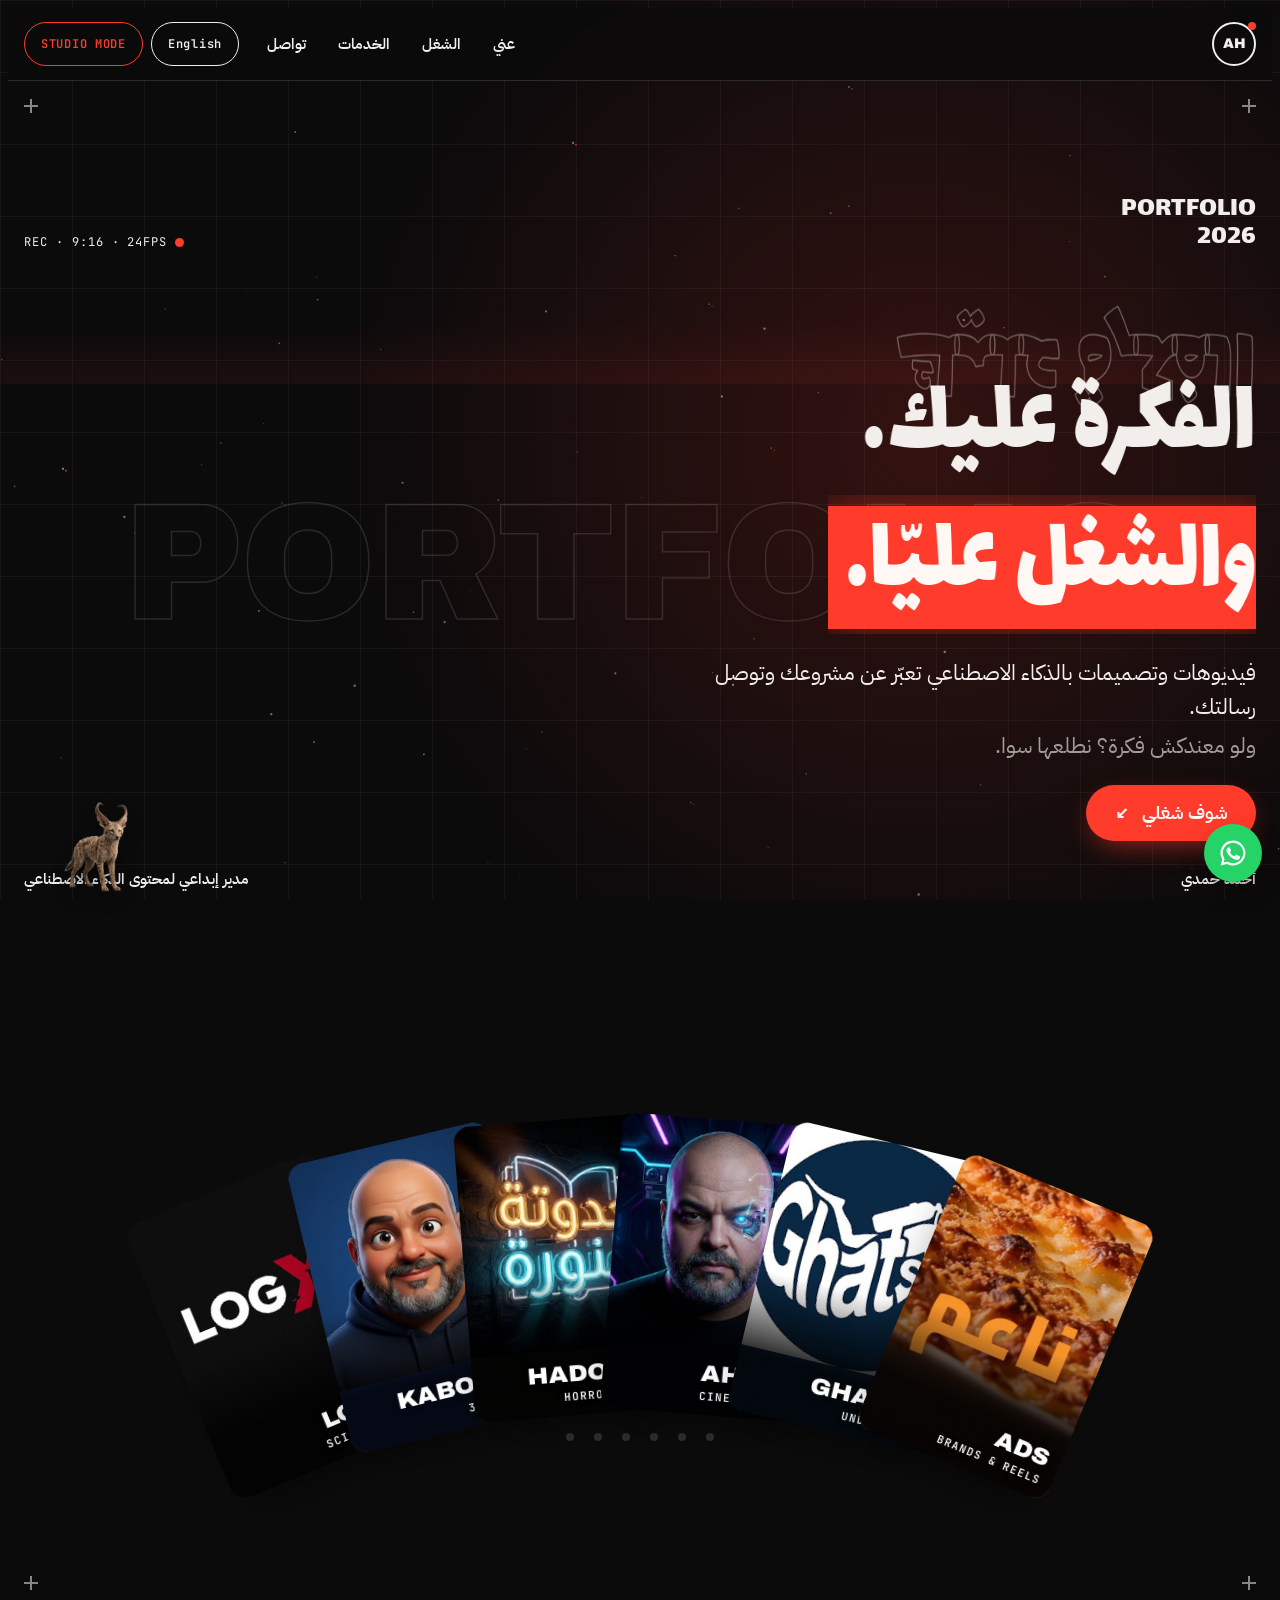
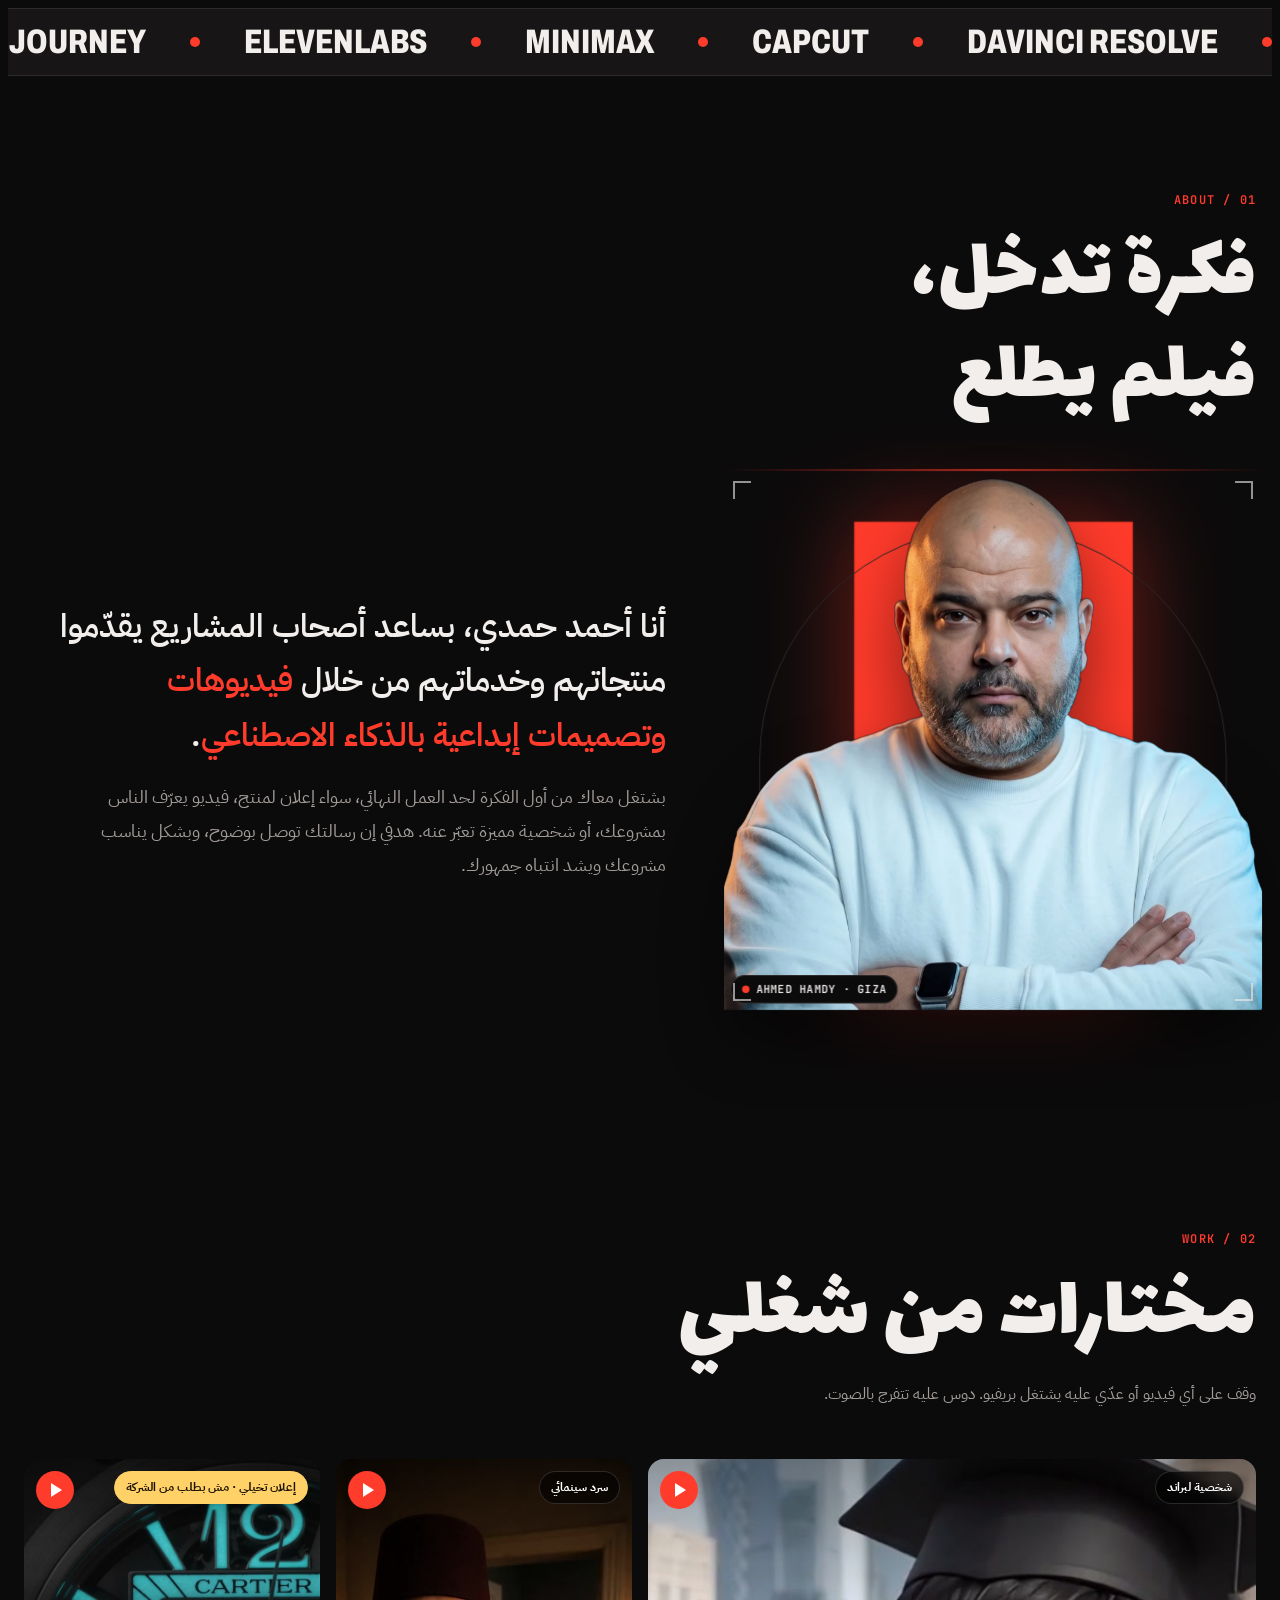
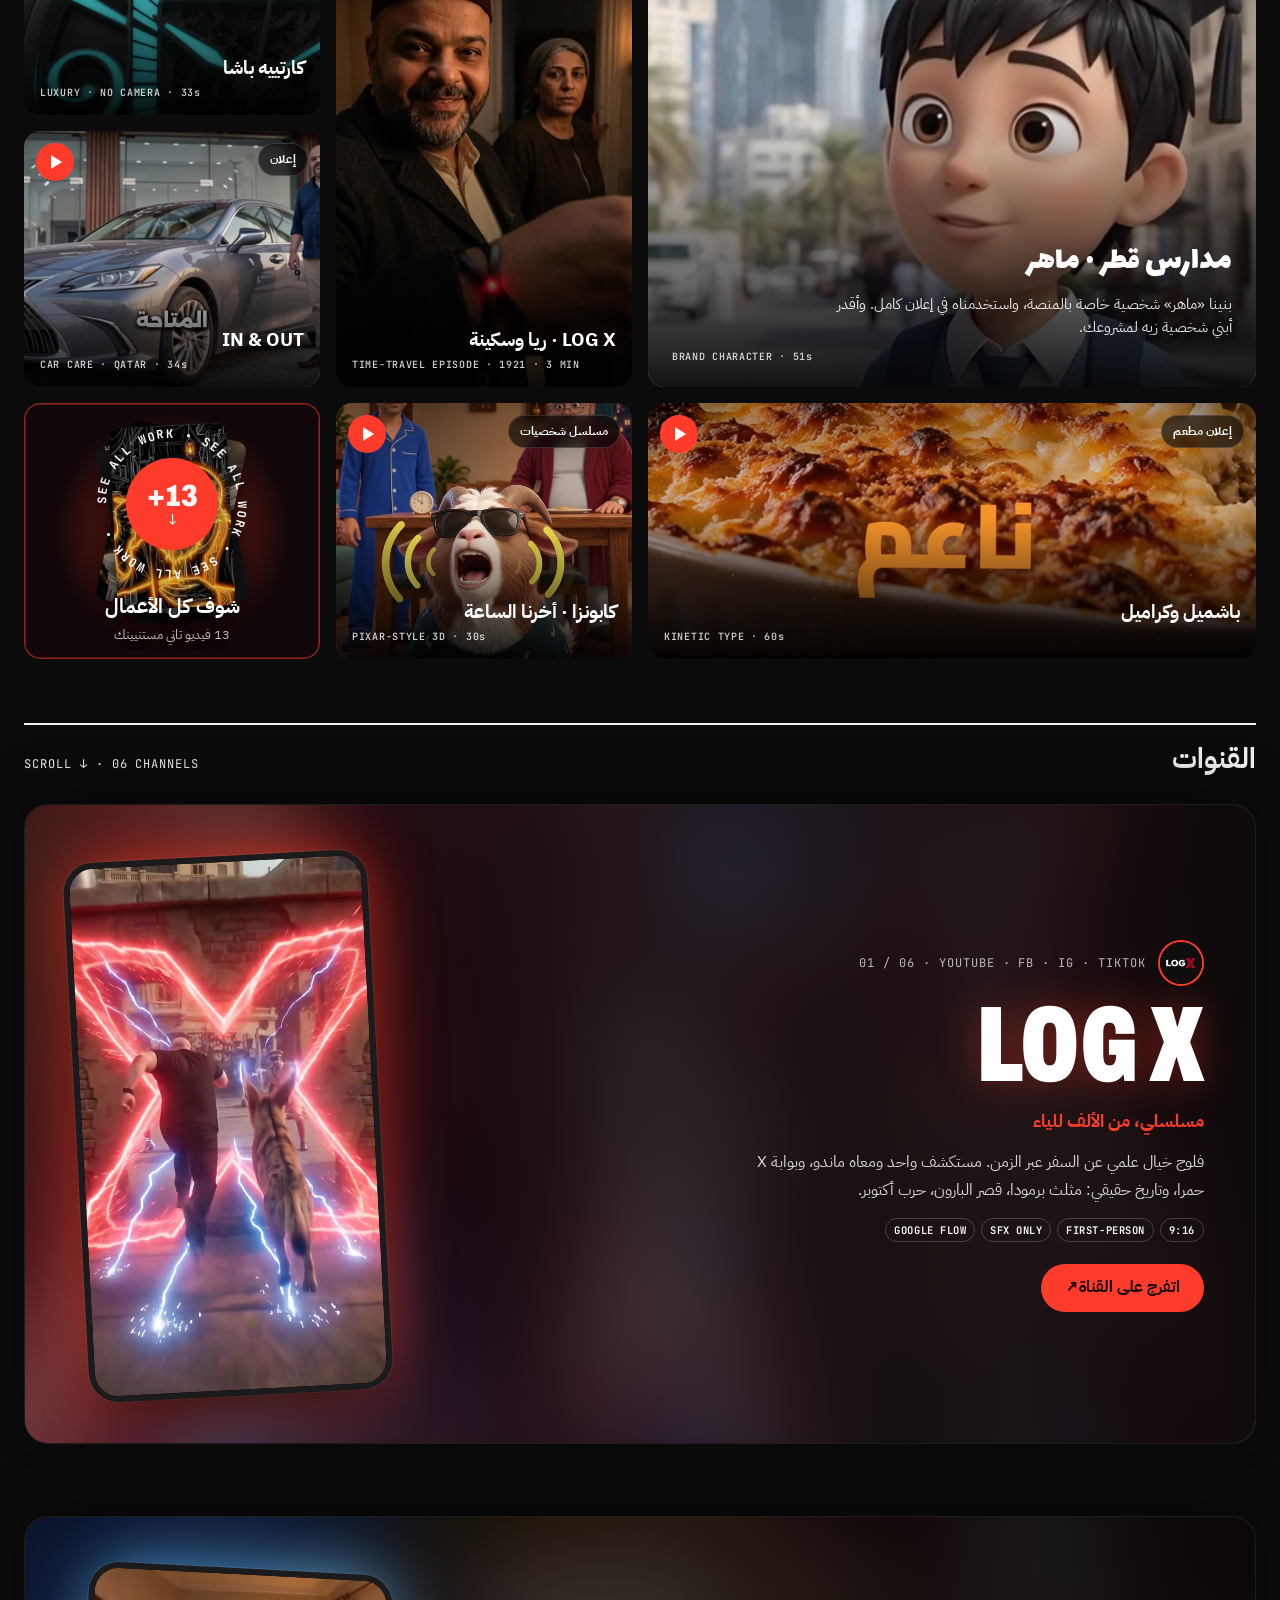
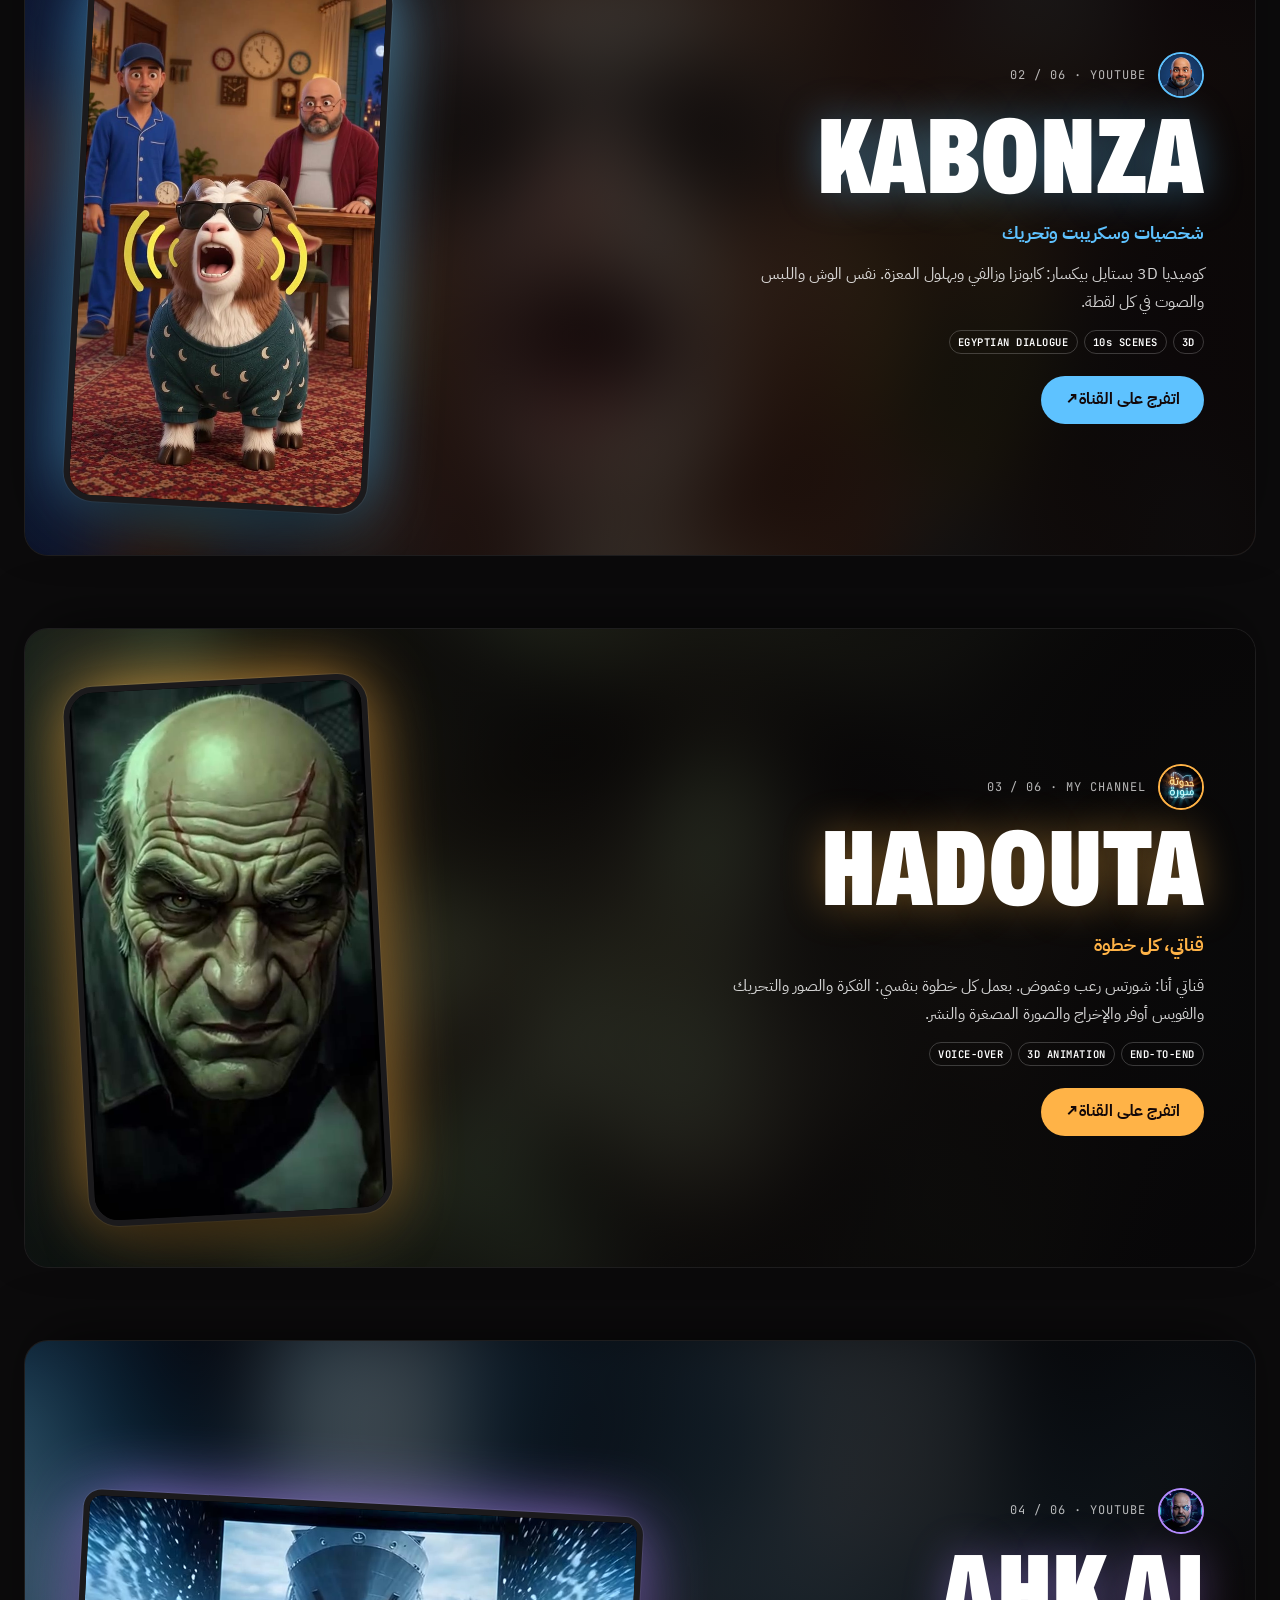
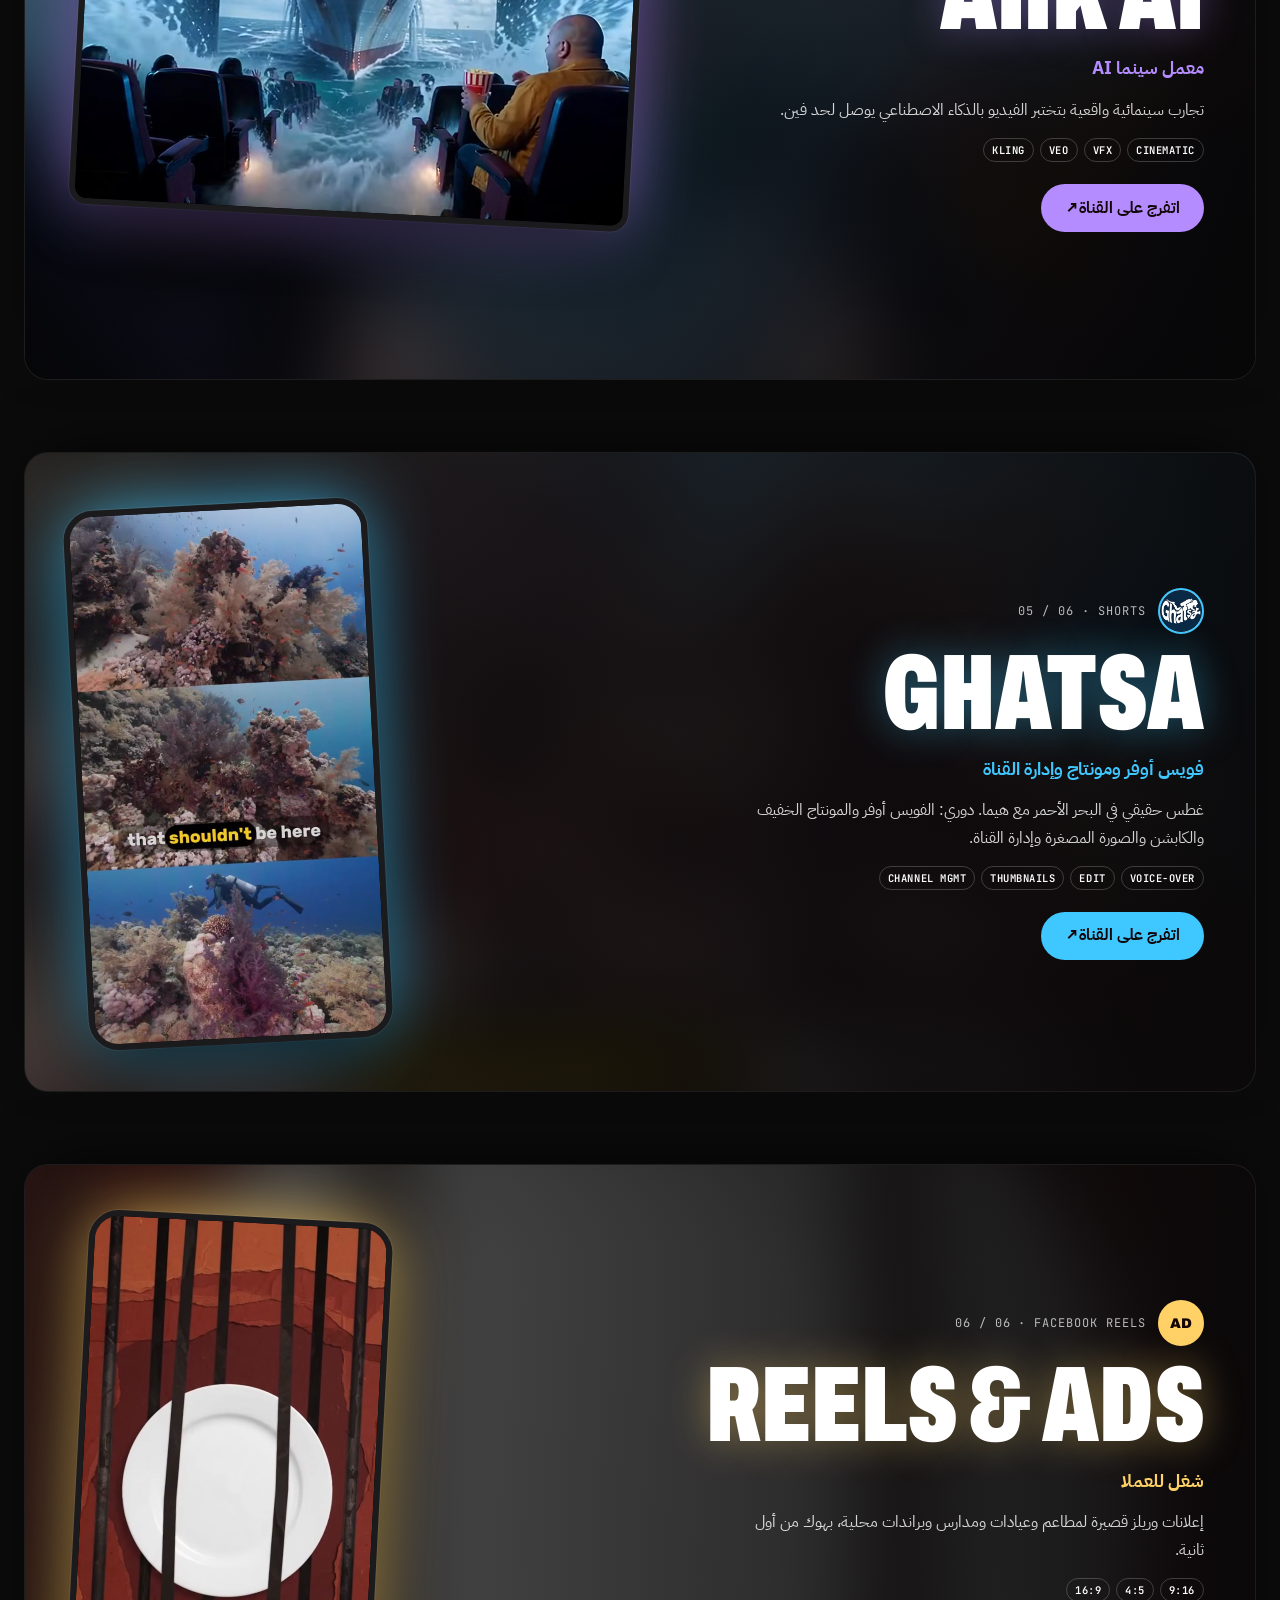
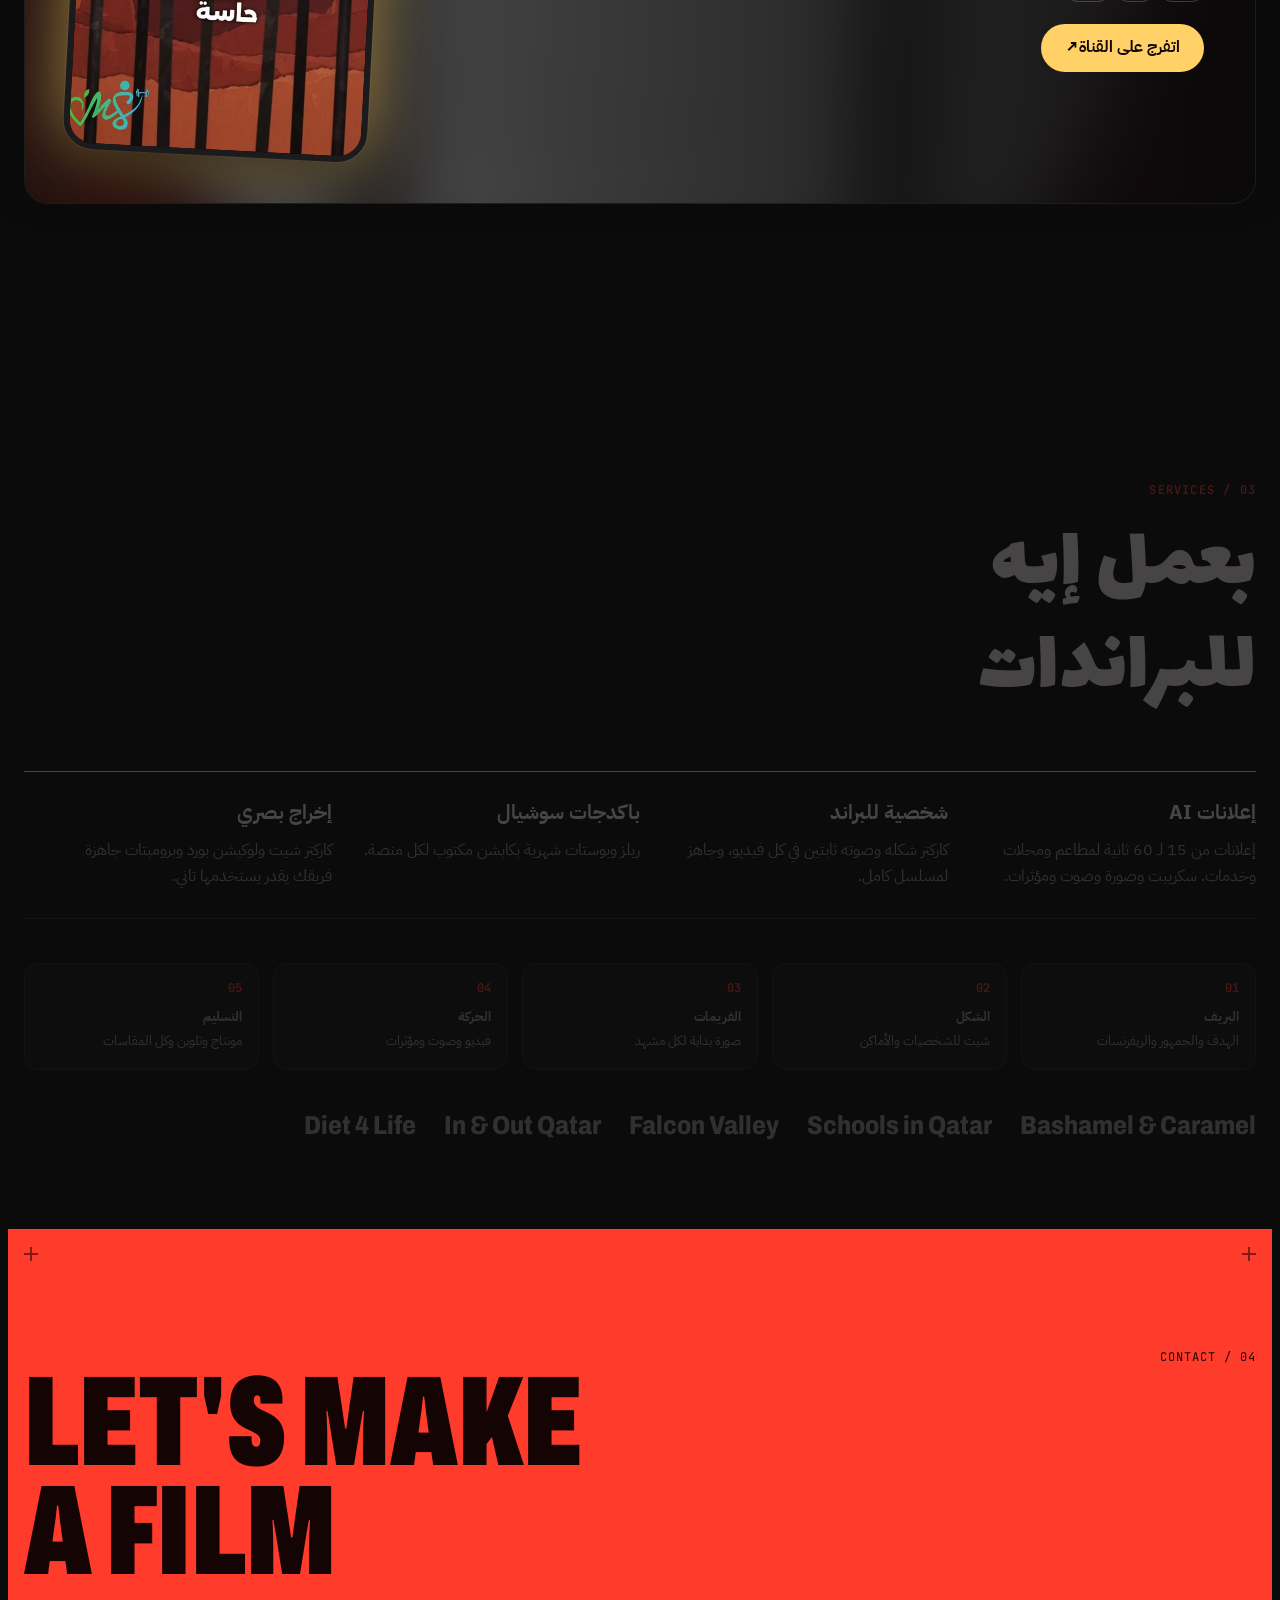
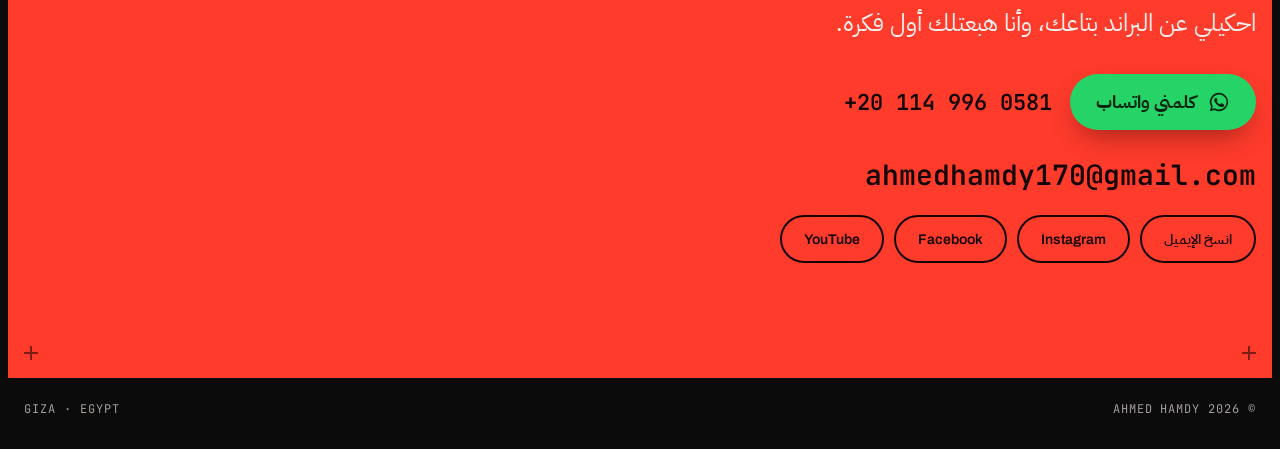
<file: index.html>
<!doctype html><html lang="ar" dir="rtl"><head><meta charset="utf-8"><meta name="viewport" content="width=device-width,initial-scale=1,viewport-fit=cover">
<title>Ahmed Hamdy Portfolio</title>
<meta name="description" content="أحمد حمدي — مدير إبداعي لمحتوى الذكاء الاصطناعي. فيديوهات وإعلانات وشخصيات بالـ AI لمشروعك، من الفكرة لحد التسليم. Ahmed Hamdy, Generative AI Creative Director.">
<meta name="theme-color" content="#0c0b0c">
<meta property="og:type" content="website">
<meta property="og:title" content="أحمد حمدي · الفكرة عليك… والشغل عليّا">
<meta property="og:description" content="فيديوهات وتصميمات بالذكاء الاصطناعي تعبّر عن مشروعك وتوصل رسالتك. Generative AI Creative Director.">
<meta property="og:url" content="https://ahmedhamdy-ai.vercel.app/">
<meta property="og:image" content="https://ahmedhamdy-ai.vercel.app/media/og.jpg">
<meta name="twitter:image" content="https://ahmedhamdy-ai.vercel.app/media/og.jpg">
<link rel="canonical" href="https://ahmedhamdy-ai.vercel.app/">
<meta property="og:image:width" content="1200"><meta property="og:image:height" content="630">
<meta name="twitter:card" content="summary_large_image">
<link rel="icon" type="image/png" href="media/icon.png"><link rel="apple-touch-icon" href="media/icon.png">
<meta name="claude:viewport-fit-sides" content="cover">
<link rel="preconnect" href="https://fonts.googleapis.com">
<link rel="preconnect" href="https://fonts.gstatic.com" crossorigin>
<link rel="stylesheet" href="https://fonts.googleapis.com/css2?family=Archivo:wdth,wght@62..125,300..900&family=IBM+Plex+Sans+Arabic:wght@400;600;700&family=JetBrains+Mono:wght@400;600&family=Lalezar&display=swap">
<style>
/* Layout: film-slate / contact sheet. Crop marks frame each section; one huge stretching word in the hero; a living particle field behind everything. LOG X (dark) is the default look; Studio (light) is the alternate. */
:root{
  --bg:#0c0b0c;--paper:#171516;--ink:#f1eeec;--muted:#a39d99;--line:#2e2a2b;--red:#ff3b2b;--on-red:#140504;
  --glow:255,59,43;--dot:241,238,236;
  --display:"Archivo","Arial Narrow",Arial,sans-serif;
  --ar-display:"Lalezar","IBM Plex Sans Arabic",Tahoma,sans-serif;
  --body:"Archivo","IBM Plex Sans Arabic",system-ui,sans-serif;
  --ar-body:"IBM Plex Sans Arabic",Tahoma,system-ui,sans-serif;
  --mono:"JetBrains Mono",ui-monospace,Menlo,monospace;
  --gut:max(16px,env(safe-area-inset-left,0px));
  --gutR:max(16px,env(safe-area-inset-right,0px));
  color-scheme:dark;
}
:root[data-mode="studio"]{--bg:#e7e6e3;--paper:#f3f2ef;--ink:#141314;--muted:#6d6a68;--line:#c9c6c2;--red:#e3402c;--on-red:#fff8f5;--glow:227,64,44;--dot:20,19,20;color-scheme:light}

@property --bob{syntax:"<length>";inherits:false;initial-value:0px}
*{box-sizing:border-box}
html{scroll-behavior:smooth}
body{background:var(--bg);color:var(--ink);font-family:var(--body);font-size:16px;line-height:1.6;overflow-x:hidden;transition:background .5s,color .5s}
html[lang="ar"] body{font-family:var(--ar-body)}
a{color:inherit}
.ar{display:none}
html[lang="ar"] .ar{display:revert}
html[lang="ar"] .en{display:none}
body::before{content:"";position:fixed;inset:0 0 auto;height:env(safe-area-inset-top,0px);z-index:60;background:var(--bg)}
#field{position:fixed;inset:0;width:100%;height:100%;z-index:0;pointer-events:none}
main,footer,.bar,.tools{position:relative;z-index:1}
.wrap{padding-left:var(--gut);padding-right:var(--gutR);max-width:1320px;margin-inline:auto}
.mono{font-family:var(--mono);font-size:12px;letter-spacing:.08em;text-transform:uppercase}
h1,h2,h3{text-wrap:balance;margin:0}
:focus-visible{outline:2px solid var(--red);outline-offset:3px}

/* ---------- top bar ---------- */
.bar{position:sticky;top:env(safe-area-inset-top,0px);z-index:50;background:color-mix(in srgb,var(--bg) 80%,transparent);backdrop-filter:blur(10px);border-bottom:1px solid var(--line)}
.bar .wrap{display:flex;align-items:center;gap:16px;min-height:72px;padding-block:12px}
.mark{display:grid;place-items:center;width:44px;height:44px;border:2px solid var(--ink);border-radius:50%;font-family:var(--display);font-weight:900;font-size:14px;text-decoration:none;position:relative}
.mark::after{content:"";position:absolute;width:8px;height:8px;background:var(--red);border-radius:50%;top:-2px;right:-2px}
.nav{display:flex;gap:8px;margin-inline-start:auto}
.nav a{text-decoration:none;font-size:15px;font-weight:600;padding:12px 12px;border-radius:8px;min-height:44px;display:inline-flex;align-items:center}
.nav a:hover{color:var(--red)}
.toggles{display:flex;gap:8px}
.chip{appearance:none;border:1.5px solid var(--ink);background:transparent;color:var(--ink);border-radius:999px;min-height:44px;padding:0 16px;display:inline-flex;align-items:center;font:600 12px/1 var(--mono);letter-spacing:.06em;cursor:pointer;white-space:nowrap}
.chip:hover{background:var(--ink);color:var(--bg)}
.chip.red{border-color:var(--red);color:var(--red)}
.chip.red:hover{background:var(--red);color:var(--on-red)}
@media (max-width:760px){.nav{display:none}.toggles{margin-inline-start:auto}}

/* ---------- crop-marked frame ---------- */
.frame{position:relative;padding-block:clamp(64px,9vw,128px)}
.plus{position:absolute;width:14px;height:14px;opacity:.55}
.plus::before,.plus::after{content:"";position:absolute;background:var(--ink)}
.plus::before{left:6px;top:0;width:2px;height:14px}
.plus::after{top:6px;left:0;height:2px;width:14px}
.plus.tl{top:18px;left:var(--gut)}.plus.tr{top:18px;right:var(--gutR)}
.plus.bl{bottom:18px;left:var(--gut)}.plus.br{bottom:18px;right:var(--gutR)}

/* ---------- hero ---------- */
.hero{overflow:hidden}
.hero-top,.hero-bot{display:flex;justify-content:space-between;align-items:flex-end;gap:16px;flex-wrap:wrap}
.hero-top .hello{font-family:var(--display);font-weight:800;font-size:clamp(18px,2.4vw,28px);line-height:1;letter-spacing:.02em;text-transform:uppercase}
html[lang="ar"] .hero-top .hello{font-family:var(--ar-display);font-weight:400;letter-spacing:0}
.rec{display:flex;align-items:center;gap:8px}
.rec i{width:9px;height:9px;border-radius:50%;background:var(--red);animation:blink 1.2s steps(2) infinite}
@keyframes blink{50%{opacity:.15}}
/* headline: the client's promise in two lines; line two sits on a red block that wipes in. A giant outlined PORTFOLIO stretches behind it. */
.stage{position:relative;margin-block:34px 26px;display:grid;justify-items:start;gap:22px}
.word{position:absolute;inset-inline:0;top:50%;font-family:var(--display);font-weight:900;line-height:.82;font-size:clamp(44px,13vw,200px);font-variation-settings:"wdth" var(--w,62);letter-spacing:-.01em;white-space:nowrap;margin:0;direction:ltr;user-select:none;text-align:center;color:transparent;-webkit-text-stroke:1.5px var(--ink);opacity:.13;transform:translateY(-50%) translateX(calc(var(--mx,0)*-14px));pointer-events:none}
.headline{position:relative;margin:0;font-family:var(--display);font-weight:900;font-variation-settings:"wdth" var(--hw,78);text-transform:uppercase;font-size:clamp(38px,7.2vw,112px);line-height:.98;letter-spacing:-.005em}
html[lang="ar"] .headline{font-family:var(--ar-display);font-weight:400;text-transform:none;font-size:clamp(46px,8.6vw,128px);line-height:1.22;letter-spacing:0}
/* each line stretches with scroll (like the old PORTFOLIO word) and drifts against the mouse; a mirrored outline of line one hangs above it */
.headline .ln{display:block;overflow:hidden;padding-block:.02em;transform-origin:left center;transform:translateX(calc(var(--mx,0)*-18px)) scaleX(var(--sx,1));will-change:transform}
html[dir="rtl"] .headline .ln{transform-origin:right center}
.headline .ln.hl{transform:translateX(calc(var(--mx,0)*18px)) scaleX(var(--sx,1))}
.headline .ln.ghost{color:transparent;-webkit-text-stroke:1.4px var(--ink);opacity:.38;margin-bottom:-.62em;transform:translateX(calc(var(--mx,0)*30px)) scaleY(-1) scaleX(var(--gx,1));pointer-events:none}
.headline .ln.ghost>span{animation-delay:.32s}
.headline .ln>span{display:inline-block;transform:translateY(0);animation:rise 1s cubic-bezier(.2,.8,.2,1) both}
.headline .ln:nth-child(2)>span{animation-delay:.18s}
@keyframes rise{from{transform:translateY(105%)}}
.headline .ln.hl>span{position:relative;isolation:isolate;color:#fff8f5;padding-inline:.18em;margin-inline-start:-.18em}
.headline .ln.hl>span::before{content:"";position:absolute;inset:.08em 0 .02em;background:var(--red);z-index:-1;transform-origin:left center;animation:wipe .9s .55s cubic-bezier(.7,0,.2,1) both;box-shadow:0 0 60px rgba(var(--glow),.45)}
html[dir="rtl"] .headline .ln.hl>span::before{transform-origin:right center}
@keyframes wipe{from{transform:scaleX(0)}}
.headline em{font-style:normal;color:var(--red)}
.sub{position:relative;margin:0;max-width:44ch;font-size:clamp(17px,1.7vw,22px);line-height:1.55;color:var(--ink);animation:fade 1s .7s both}
.sub .q{display:block;color:var(--muted);margin-top:6px}
@keyframes fade{from{opacity:0;transform:translateY(10px)}}
.cta-btn{position:relative;display:inline-flex;align-items:center;gap:12px;background:var(--red);color:#fff8f5;text-decoration:none;font-weight:700;font-size:18px;min-height:56px;padding:0 28px;border-radius:999px;animation:fade 1s .9s both;transition:transform .3s,box-shadow .3s;box-shadow:0 10px 30px -10px rgba(var(--glow),.7)}
.cta-btn:hover{transform:translateY(-3px);box-shadow:0 16px 40px -10px rgba(var(--glow),.9)}
.cta-btn i{font-style:normal;display:inline-block;animation:nudge 1.4s ease-in-out infinite}
@keyframes nudge{50%{transform:translate(-3px,4px)}}
html[dir="ltr"] .cta-btn i{animation-name:nudgeR}
@keyframes nudgeR{50%{transform:translate(3px,4px)}}
.hero-bot .who,.hero-bot .role{font-family:var(--mono);font-size:13px;letter-spacing:.1em;text-transform:uppercase}
.hero-bot .role{text-align:end}
html[lang="ar"] .hero-bot .who,html[lang="ar"] .hero-bot .role{font-family:var(--ar-body);letter-spacing:0;text-transform:none;font-size:15px;font-weight:600}

/* fan of cards: wider spacing, each card floats on its own beat, the whole fan tilts with the mouse */
.fan{position:relative;height:clamp(300px,40vw,520px);margin:10px 0 80px;perspective:1100px}
.fan-in{position:absolute;inset:0;transform-style:preserve-3d;transform:rotateX(calc(var(--my,0)*-6deg)) rotateY(calc(var(--mx,0)*8deg));transition:transform .6s cubic-bezier(.2,.7,.2,1)}
/* a card = fixed slot in the fan (stable hover target) > .bob (floats) > .flip (turns over) > two faces */
.fan{touch-action:pan-y;user-select:none}
.card{--gapx:clamp(34px,8.6vw,132px);--spread:4deg;position:absolute;left:50%;bottom:0;width:clamp(112px,16vw,220px);aspect-ratio:9/13;transform-style:preserve-3d;transform-origin:50% 130%;cursor:pointer;color:#fff;
  transform:translateX(calc(-50% + var(--i)*var(--gapx) + var(--push,0px))) translateY(var(--arc,0px)) rotate(calc(var(--i)*var(--spread)));
  transition:transform .9s cubic-bezier(.2,.8,.2,1)}
.fan.open .card{--spread:9deg;--arc:calc(var(--i)*var(--i)*7px)}
.card .bob{position:absolute;inset:0;transform-style:preserve-3d;animation:bob 4.6s ease-in-out infinite;animation-delay:calc(var(--i)*.55s)}
@keyframes bob{50%{translate:0 -12px}}
.card .flip{position:absolute;inset:0;transform-style:preserve-3d;transition:transform .9s cubic-bezier(.2,.8,.2,1)}
.face{position:absolute;inset:0;border-radius:16px;overflow:hidden;backface-visibility:hidden;-webkit-backface-visibility:hidden;box-shadow:0 24px 44px -18px rgba(0,0,0,.6);background:var(--c,#111)}
.face.back{transform:rotateY(180deg)}
.card.active{--arc:-46px;transform:translateX(calc(-50% + var(--i)*var(--gapx))) translateY(var(--arc)) rotate(0deg) translateZ(120px) scale(1.22);z-index:30}
.card.active .bob{animation-play-state:paused}
.card.active .flip{transform:rotateY(180deg)}
.card.active .face{box-shadow:0 40px 70px -20px rgba(0,0,0,.85),0 0 0 2px var(--red),0 0 50px rgba(var(--glow),.35)}
.card .lbl{position:absolute;inset:auto 12px 12px 12px;font:600 11px/1.3 var(--mono);letter-spacing:.08em;text-transform:uppercase;text-shadow:0 1px 6px rgba(0,0,0,.5)}
.card .lbl b{display:block;font:900 clamp(15px,1.9vw,23px)/1 var(--display);font-variation-settings:"wdth" 110;letter-spacing:0;margin-bottom:4px}
.card .back .cover{height:58%}
.card .back .shade{background:linear-gradient(transparent 40%,#0d0c0d 58%)}
.back .info{position:absolute;inset:52% 0 0 0;padding:10px 12px 12px;display:flex;flex-direction:column;justify-content:flex-end;gap:6px}
.back .info b{font:900 clamp(15px,1.7vw,21px)/1 var(--display);font-variation-settings:"wdth" 105}
.back .info p{margin:0;font-size:clamp(10px,.95vw,12.5px);line-height:1.4;opacity:.9}
.back .open{align-self:flex-start;background:var(--red);color:#140504;text-decoration:none;font:700 11px/1 var(--mono);letter-spacing:.06em;padding:7px 10px;border-radius:999px}
.dots{position:absolute;left:0;right:0;bottom:-46px;direction:ltr;display:flex;justify-content:center;gap:0}
.dots button{width:8px;height:8px;box-sizing:content-box;padding:18px 10px;background-clip:content-box!important;border-radius:50%;border:0;background:var(--line);cursor:pointer;transition:width .3s,background .3s}
.dots button[aria-current="true"]{width:22px;border-radius:99px;background:var(--red)}
.swipe{position:absolute;left:0;right:0;bottom:-62px;text-align:center;font:600 11px var(--mono);letter-spacing:.06em;color:var(--muted)}
@media (hover:hover){.swipe{display:none}}
@media (max-width:600px){.card{--gapx:6.4vw;width:100px}.fan.open .card{--spread:7deg;--arc:calc(var(--i)*var(--i)*4px)}.card.active{--arc:-34px;transform:translateX(calc(-50% + var(--i)*var(--gapx) + var(--shift,0px))) translateY(var(--arc)) rotate(0deg) translateZ(120px) scale(1.45)}}


/* phone: the flipped card sits dead centre, and its back shows only what fits — name and an Open button */
@media (max-width:600px){
  .fan{height:380px;margin-top:40px}
  .card{width:116px}
  .fan.open .card.active,.card.active{transform:translateX(calc(-50% + var(--i)*var(--gapx) + var(--shift,0px))) translateY(-34px) rotate(0deg) translateZ(140px) scale(1.42)}
  .card .back .cover{height:66%}
  .card .back .shade{background:linear-gradient(transparent 46%,#0d0c0d 66%)}
  .back .info{inset:60% 0 0 0;padding:6px 8px 8px;gap:5px;justify-content:center;align-items:center;text-align:center}
  .back .info b{font-size:11px;font-variation-settings:"wdth" 75;white-space:nowrap;overflow:hidden;text-overflow:ellipsis;max-width:100%}
  .back .info p{display:none}
  .back .open{align-self:center;font-size:8.5px;padding:5px 9px}
  .card .lbl{inset:auto 8px 8px 8px;font-size:8.5px}
  .card .lbl b{font-size:13px}
}
/* ---------- covers ---------- */
.cover{position:absolute;inset:0;width:100%;height:100%;object-fit:cover;display:block}
.card .cover{height:78%}
.card .shade{position:absolute;inset:0;background:linear-gradient(transparent 52%,rgba(0,0,0,.85) 80%)}
.card.c-full .cover{height:100%}

/* ---------- Mando ---------- */
.mando{position:fixed;top:0;left:0;height:clamp(64px,7vw,100px);z-index:55;pointer-events:none;will-change:transform}
@media (hover:none){.mando{pointer-events:auto;touch-action:none;height:78px}}
.mando .sprite{height:100%;display:block;transform-origin:50% 100%;filter:drop-shadow(0 10px 8px rgba(0,0,0,.35))}
.mando .run{position:absolute;bottom:0;left:50%;height:62%;translate:-50% 0;opacity:0}
.mando.moving .idle{opacity:0}.mando.moving .run{opacity:1;animation:hop .32s ease-in-out infinite alternate}
@keyframes hop{to{translate:-50% -6px}}
.mando canvas{position:absolute;left:-30%;top:-25%;width:160%;height:80%;pointer-events:none}
.mando .tagline{position:absolute;bottom:100%;left:50%;translate:-50% -6px;scale:var(--d,1) 1;white-space:nowrap;background:var(--ink);color:var(--bg);font:600 10px/1 var(--mono);letter-spacing:.06em;padding:5px 8px;border-radius:999px;opacity:0;transition:opacity .3s}
.mando.zap .tagline{opacity:1}
.mando.zap .sprite{animation:shake .12s linear 4}
@keyframes shake{25%{transform:translateX(-2px)}75%{transform:translateX(2px)}}
.hint{position:absolute;top:-24px;inset-inline-end:0;font:600 11px var(--mono);letter-spacing:.06em;color:var(--muted)}

/* ---------- marquee ---------- */
.tools{border-block:1px solid var(--line);overflow:hidden;padding-block:16px;background:var(--paper)}
.track{display:flex;gap:44px;width:max-content;animation:marq 40s linear infinite;font:800 clamp(20px,3vw,34px)/1 var(--display);font-variation-settings:"wdth" 75;text-transform:uppercase;direction:ltr}
.track span{display:flex;align-items:center;gap:44px}
.track span::after{content:"";width:10px;height:10px;background:var(--red);border-radius:50%}
@keyframes marq{to{transform:translateX(-50%)}}

/* ---------- section heads ---------- */
.head{display:grid;grid-template-columns:auto 1fr;gap:16px 32px;align-items:end;margin-bottom:clamp(32px,4vw,56px)}
.head .num{font:600 12px var(--mono);color:var(--red);letter-spacing:.1em}
.head h2{grid-column:1/-1;font-family:var(--display);font-weight:900;font-size:clamp(38px,7vw,96px);line-height:.9;font-variation-settings:"wdth" 70;text-transform:uppercase}
html[lang="ar"] .head h2{font-family:var(--ar-display);font-weight:400;line-height:1.15;text-transform:none}
.head p{grid-column:1/-1;max-width:62ch;color:var(--muted);margin:0}

/* ---------- about ---------- */
.about{display:grid;grid-template-columns:minmax(0,.9fr) minmax(0,1.1fr);gap:clamp(28px,5vw,72px);align-items:center}
/* portrait: cut-out figure standing in front of a red slab, framed by crop marks, tilting with the mouse */
.portrait{position:relative;aspect-ratio:1;max-width:520px;width:100%;justify-self:center;perspective:900px}
.portrait .pin{position:absolute;inset:0;transform-style:preserve-3d;transform:rotateY(calc(var(--px,0)*8deg)) rotateX(calc(var(--py,0)*-6deg));transition:transform .5s cubic-bezier(.2,.7,.2,1)}
.portrait .slab2{position:absolute;left:22%;right:22%;top:6%;bottom:0;background:var(--red);box-shadow:0 0 90px rgba(var(--glow),.45);transform:translateZ(-40px) skewX(calc(var(--px,0)*-5deg))}
.portrait .ring{position:absolute;inset:8% 4% 0;border:1px solid var(--line);border-radius:50% 50% 0 0;transform:translateZ(-20px)}
.portrait img{position:absolute;inset:0;width:100%;height:100%;object-fit:contain;object-position:bottom;transform:translateZ(30px);filter:drop-shadow(0 30px 30px rgba(0,0,0,.45))}
.portrait .scan{position:absolute;left:0;right:0;height:2px;background:linear-gradient(90deg,transparent,rgba(var(--glow),.9),transparent);top:0;animation:scan 4.5s linear infinite;transform:translateZ(40px);opacity:.7}
@keyframes scan{to{top:100%}}
.portrait .cm{position:absolute;width:18px;height:18px;border-color:var(--ink);border-style:solid;opacity:.6}
.portrait .cm.a{top:0;left:0;border-width:2px 0 0 2px}.portrait .cm.b{top:0;right:0;border-width:2px 2px 0 0}
.portrait .cm.c{bottom:0;left:0;border-width:0 0 2px 2px}.portrait .cm.d{bottom:0;right:0;border-width:0 2px 2px 0}
.portrait .cap{position:absolute;bottom:12px;inset-inline-start:12px;background:var(--bg);color:var(--ink);font:600 10.5px/1 var(--mono);letter-spacing:.08em;padding:7px 10px;border-radius:999px;border:1px solid var(--line);direction:ltr;transform:translateZ(50px)}
.portrait .cap i{display:inline-block;width:7px;height:7px;border-radius:50%;background:var(--red);margin-right:6px;animation:blink 1.2s steps(2) infinite}
.about .lead{font-size:clamp(22px,2.5vw,32px);line-height:1.35;font-weight:600;margin:0 0 18px;max-width:34ch}
html[lang="ar"] .about .lead{line-height:1.7}
.about .lead em{font-style:normal;color:var(--red)}
.about .rest{font-size:clamp(17px,1.4vw,19px);color:var(--muted);max-width:56ch;margin:0}
html[lang="ar"] .about .rest{line-height:1.9}
.facts{display:grid;grid-template-columns:1fr 1fr;border-top:1px solid var(--ink)}
.facts div{padding:18px 0;border-bottom:1px solid var(--line)}
.facts div:nth-child(odd){padding-inline-end:16px}
.facts b{display:block;font:900 clamp(36px,4.4vw,60px)/1 var(--display);font-variation-settings:"wdth" 80;font-variant-numeric:tabular-nums}
.facts span{font-size:14px;color:var(--muted)}
@media (max-width:860px){.about{grid-template-columns:1fr}}


/* ---------- featured bento: 6 picks, Maher biggest ---------- */
.bento{display:grid;grid-auto-flow:row dense;grid-template-columns:repeat(4,minmax(0,1fr));grid-auto-rows:clamp(184px,20vw,288px);gap:16px;margin-bottom:24px}
.feat{position:relative;border:0;padding:0;border-radius:16px;overflow:hidden;background:#000;color:#fff;cursor:pointer;text-align:start;font:inherit;isolation:isolate}
.feat.f-big{grid-column:span 2;grid-row:span 2}
.feat.f-wide{grid-column:span 2}
.feat.f-tall{grid-row:span 2}
.feat img,.feat video{position:absolute;inset:0;width:100%;height:100%;object-fit:cover;object-position:var(--pos,50% 50%);transition:transform .8s cubic-bezier(.2,.7,.2,1),opacity .4s}
.feat video{opacity:0}.feat.on video{opacity:1}
.feat:hover img,.feat:hover video{transform:scale(1.05)}
.feat::after{content:"";position:absolute;inset:0;background:linear-gradient(180deg,rgba(0,0,0,.35),transparent 28%,transparent 45%,rgba(0,0,0,.9));z-index:1;pointer-events:none}
.feat .tagx{position:absolute;top:12px;inset-inline-start:12px;z-index:2;background:rgba(0,0,0,.6);backdrop-filter:blur(6px);border:1px solid rgba(255,255,255,.15);font-weight:700;font-size:12px;padding:6px 11px;border-radius:999px}
.feat .tagx.spec{background:#ffd166;color:#1a1204;border-color:#ffd166}
.feat .fmeta{position:absolute;inset:auto 0 0 0;z-index:2;padding:16px;display:flex;flex-direction:column;gap:6px}
.feat .fmeta b{font-size:clamp(16px,1.5vw,20px);line-height:1.25}
.feat.f-big .fmeta{padding:24px;gap:10px}
.feat.f-big .fmeta b{font-size:clamp(24px,2.6vw,38px)}
html[lang="ar"] .feat.f-big .fmeta b{font-family:var(--ar-display);font-weight:400}
.feat .fdesc{max-width:44ch;font-size:clamp(14px,1.15vw,16px);line-height:1.6;color:rgba(255,255,255,.88)}
.feat .fspec{font:600 10px var(--mono);letter-spacing:.07em;opacity:.8;direction:ltr;text-align:start}
.feat::before{content:"";position:absolute;inset:0;border-radius:inherit;box-shadow:inset 0 0 0 0 var(--red);z-index:3;transition:box-shadow .3s;pointer-events:none}
.feat:hover::before,.feat:focus-visible::before{box-shadow:inset 0 0 0 2px var(--red)}
.feat .playx{position:absolute;top:12px;inset-inline-end:12px;z-index:2;width:38px;height:38px;border-radius:50%;background:var(--red);display:grid;place-items:center}
.feat .playx::after{content:"";border-left:11px solid #fff;border-block:7px solid transparent;margin-left:3px}
.all-btn{--mx2:0;--my2:0;position:relative;grid-column:span 1;border:0;padding:0;border-radius:16px;cursor:pointer;color:#fff;font:inherit;overflow:hidden;isolation:isolate;
  background:radial-gradient(circle at calc(50% + var(--mx2)*40%) calc(50% + var(--my2)*40%),rgba(var(--glow),.55),transparent 60%),#120708;box-shadow:inset 0 0 0 1.5px rgba(var(--glow),.55)}
.all-btn::before{content:"";position:absolute;inset:-2px;border-radius:inherit;padding:2px;background:conic-gradient(from var(--ang,0deg),transparent 0 70%,var(--red) 85%,#fff 90%,transparent 100%);
  -webkit-mask:linear-gradient(#000 0 0) content-box,linear-gradient(#000 0 0);-webkit-mask-composite:xor;mask-composite:exclude;animation:spinb 3.5s linear infinite;z-index:3;pointer-events:none}
@property --ang{syntax:"<angle>";inherits:false;initial-value:0deg}
@keyframes spinb{to{--ang:360deg}}
@media (max-width:480px){.ab-orbit{width:70%;margin-top:-30%}.ab-sub{display:none}.ab-lbl{bottom:10px}.ab-lbl .lbl{font-size:14px}}
.ab-in{position:absolute;inset:0;display:grid;place-items:center;transform:translate(calc(var(--mx2)*10px),calc(var(--my2)*10px));transition:transform .25s}
.ab-deck{position:absolute;inset:14px;z-index:0}
.ab-deck img{position:absolute;left:50%;top:44%;width:44%;aspect-ratio:9/14;object-fit:cover;border-radius:10px;box-shadow:0 14px 30px -8px rgba(0,0,0,.8);transform:translate(-50%,-50%) rotate(var(--r,0deg)) translateY(var(--y,0px));transition:transform .7s cubic-bezier(.2,.8,.2,1),opacity .7s;opacity:var(--o,1);filter:brightness(.7)}
.all-btn:hover .ab-deck img{--spread2:1}
.ab-deck img.d0{--r:-14deg;--y:6px;z-index:1}
.ab-deck img.d1{--r:12deg;--y:4px;z-index:2}
.ab-deck img.d2{--r:-3deg;--y:0px;z-index:3;filter:brightness(.9)}
.all-btn:hover .ab-deck img.d0{--r:-28deg;--y:-6px;transform:translate(-110%,-50%) rotate(var(--r))}
.all-btn:hover .ab-deck img.d1{--r:26deg;transform:translate(10%,-50%) rotate(var(--r))}
.all-btn:hover .ab-deck img.d2{transform:translate(-50%,-62%) rotate(0deg) scale(1.08)}
.ab-deck img.out{transform:translate(120%,-80%) rotate(40deg);opacity:0}
.ab-orbit{position:relative;z-index:4;width:clamp(120px,58%,170px);aspect-ratio:1;display:grid;place-items:center;margin-top:-18%}
.ab-orbit svg{position:absolute;inset:0;width:100%;height:100%;animation:orbit 12s linear infinite;overflow:visible}
.all-btn:hover .ab-orbit svg{animation-duration:4s}
.ab-orbit text{font-family:var(--mono);font-size:14px;font-weight:700;letter-spacing:.16em;fill:#fff;direction:ltr}
@keyframes orbit{to{transform:rotate(360deg)}}
.ab-core{position:relative;width:54%;aspect-ratio:1;border-radius:50%;background:var(--red);display:grid;place-items:center;align-content:center;box-shadow:0 0 0 0 rgba(var(--glow),.7);animation:pulse2 1.8s ease-out infinite;transition:transform .3s}
.all-btn:hover .ab-core{transform:scale(1.12)}
.ab-core .n{direction:ltr;unicode-bidi:isolate;font:900 clamp(22px,2.4vw,32px)/1 var(--display);font-variation-settings:"wdth" 80;color:#fff8f5}
.ab-core i{font-style:normal;color:#fff8f5;font-size:16px;line-height:1;animation:nudge2 1.2s ease-in-out infinite}
@keyframes nudge2{50%{transform:translateY(4px)}}
@keyframes pulse2{0%{box-shadow:0 0 0 0 rgba(var(--glow),.75)}100%{box-shadow:0 0 0 22px rgba(var(--glow),0)}}
.ab-lbl{position:absolute;inset:auto 0 14px 0;z-index:4;display:flex;flex-direction:column;align-items:center;gap:2px;text-align:center;text-shadow:0 2px 10px rgba(0,0,0,.8)}
.ab-lbl .lbl{font-weight:800;font-size:clamp(16px,1.6vw,21px)}
.ab-sub{font-size:12.5px;color:rgba(255,255,255,.75)}
.all-btn[aria-expanded="true"] .ab-core i{transform:rotate(180deg);animation:none}
.all-btn[aria-expanded="true"] .ab-deck{opacity:.35}
#allwork{padding-top:10px}
#allwork.in{animation:fade .7s both}
@media (max-width:900px){.bento{grid-template-columns:repeat(2,minmax(0,1fr));grid-auto-rows:clamp(170px,42vw,260px)}.feat.f-big{grid-row:span 2}}
@media (max-width:480px){.feat.f-big .fdesc{display:none}.feat .tagx{font-size:11px}}

/* ---------- reel (justified video gallery with filters) ---------- */
.filters{display:flex;flex-wrap:wrap;gap:8px;margin-bottom:24px}
.filters button{appearance:none;border:1.5px solid var(--line);background:transparent;color:var(--ink);border-radius:999px;min-height:44px;padding:0 18px;font:600 14px var(--body);cursor:pointer}
html[lang="ar"] .filters button{font-family:var(--ar-body)}
.filters button[aria-pressed="true"]{background:var(--red);border-color:var(--red);color:var(--on-red)}
.filters button small{font:600 10px var(--mono);opacity:.7;margin-inline-start:6px}
.reel{display:flex;flex-wrap:wrap;gap:16px}
.reel::after{content:"";flex:999 1 0;order:999}
.reel .brk{flex-basis:100%;height:0;order:99}
.film{--r:.5625;flex:var(--r) 1 calc(var(--r)*250px);aspect-ratio:var(--r);position:relative;border:0;padding:0;background:#000;border-radius:16px;overflow:hidden;cursor:pointer;text-align:start;color:#fff;font:inherit;min-width:0}
.film.w{--r:1.7778;flex-basis:calc(var(--r)*190px);max-width:calc(33.333% - 10px)}
@media (max-width:900px){.film.w{max-width:calc(50% - 7px)}}
@media (max-width:600px){.film.w{max-width:100%;flex-basis:100%}}
.film[hidden]{display:none}
.film.in{animation:pop .5s cubic-bezier(.2,.7,.2,1) both}
@keyframes pop{from{opacity:0;transform:scale(.94) translateY(14px)}}
.film video,.film img{position:absolute;inset:0;width:100%;height:100%;object-fit:cover}
.film img{transition:transform .6s cubic-bezier(.2,.7,.2,1)}
.film:hover img{transform:scale(1.05)}
.film video{opacity:0;transition:opacity .3s}
.film.on video{opacity:1}
.film .meta{position:absolute;inset:auto 0 0 0;padding:12px;background:linear-gradient(transparent,rgba(0,0,0,.88));display:flex;flex-direction:column;gap:3px}
.film .meta b{font-size:14px;line-height:1.25}
html[lang="ar"] .film .meta b{font-family:var(--ar-body)}
.film .meta>span{font:600 9.5px/1.3 var(--mono);letter-spacing:.06em;opacity:.85;direction:ltr;text-align:start}
.film .play{position:absolute;top:10px;inset-inline-end:10px;width:34px;height:34px;border-radius:50%;background:var(--red);display:grid;place-items:center;transition:transform .3s}
.film .play::after{content:"";border-left:10px solid #fff;border-block:6px solid transparent;margin-left:3px}
.film:hover .play{transform:scale(1.15)}
@media (max-width:600px){.film{flex-basis:calc(var(--r)*150px)}.reel{gap:10px}}
dialog.lb{border:0;padding:0;background:transparent;max-width:min(92vw,1100px);max-height:90vh}
dialog.lb::backdrop{background:rgba(0,0,0,.9)}
dialog.lb video{display:block;max-width:100%;max-height:86vh;border-radius:12px;background:#000}
dialog.lb .x{position:fixed;top:calc(14px + env(safe-area-inset-top,0px));right:calc(14px + env(safe-area-inset-right,0px));width:44px;height:44px;border-radius:50%;border:0;background:#fff;color:#000;font-size:22px;cursor:pointer}

/* ---------- channels ---------- */
.group-h{display:flex;justify-content:space-between;align-items:baseline;gap:12px;flex-wrap:wrap;border-top:2px solid var(--ink);padding-top:12px;margin:64px 0 22px}
.group-h h3{font-size:clamp(20px,2.2vw,28px);font-weight:800}
.grid{display:grid;grid-template-columns:repeat(auto-fit,minmax(min(100%,340px),1fr));gap:22px}
.tile{display:grid;grid-template-columns:minmax(110px,40%) 1fr;background:var(--paper);border:1px solid var(--line);border-radius:18px;overflow:hidden;text-decoration:none;transition:transform .35s cubic-bezier(.2,.7,.2,1),border-color .3s}
.tile:hover{transform:translateY(-6px);border-color:var(--red)}
.tile .vis{position:relative;min-height:250px}
.tile .vis .tag{position:absolute;top:10px;inset-inline-start:10px;background:rgba(0,0,0,.6);color:#fff;font:600 10px/1 var(--mono);letter-spacing:.08em;padding:6px 8px;border-radius:999px;direction:ltr}
.tile .txt{padding:20px;display:flex;flex-direction:column;gap:10px;min-width:0}
.tile h4{margin:0;font:900 26px/1 var(--display);font-variation-settings:"wdth" 100}
html[lang="ar"] .tile h4{font-family:var(--ar-display);font-weight:400;font-size:28px;line-height:1.2}
.tile p{margin:0;font-size:16px;color:var(--muted)}
.specs{display:flex;flex-wrap:wrap;gap:6px;margin-top:auto}
.specs span{font:600 10.5px/1 var(--mono);letter-spacing:.05em;border:1px solid var(--line);border-radius:999px;padding:6px 8px;direction:ltr}
.go{font:600 12px var(--mono);letter-spacing:.06em;color:var(--red);text-transform:uppercase}
@media (max-width:420px){.tile{grid-template-columns:1fr}.tile .vis{min-height:200px}}


/* ---------- channels: sticky stacking deck. Each card pins under the bar; the next one slides over it and the one beneath sinks back. ---------- */
.stack{position:relative;display:flex;flex-direction:column;gap:clamp(40px,8vh,90px);padding-bottom:20px}
.sc{position:sticky;top:calc(96px + env(safe-area-inset-top,0px) + var(--i)*16px);height:min(76vh,640px);min-height:440px;border-radius:24px;overflow:hidden;background:#0b0a0b;border:1px solid rgba(255,255,255,.08);
  transform-origin:50% 0;transform:scale(var(--sink,1));filter:brightness(var(--dim,1));box-shadow:0 -20px 60px -20px rgba(0,0,0,.7);will-change:transform}
.sc-bg{position:absolute;inset:-40px;background-size:cover;background-position:center;filter:blur(38px) saturate(1.3);opacity:.5;transform:scale(1.1)}
.sc::after{content:"";position:absolute;inset:0;background:linear-gradient(90deg,rgba(8,7,8,.92) 0%,rgba(8,7,8,.55) 55%,rgba(8,7,8,.2));pointer-events:none}
html[dir="rtl"] .sc::after{background:linear-gradient(270deg,rgba(8,7,8,.92) 0%,rgba(8,7,8,.55) 55%,rgba(8,7,8,.2))}
.sc-in{position:relative;z-index:1;height:100%;display:grid;grid-template-columns:minmax(0,1.25fr) auto;gap:clamp(20px,4vw,60px);align-items:center;padding:clamp(22px,4vw,56px);color:#f4f1ee}
.sc-txt{display:flex;flex-direction:column;gap:14px;min-width:0}
.sc-top{display:flex;align-items:center;gap:12px;color:rgba(255,255,255,.7)}
.sc-top .mono{direction:ltr;unicode-bidi:isolate}
.sc .av{width:46px;height:46px;border-radius:50%;object-fit:cover;border:2px solid var(--hue);flex:none}
.sc .av-txt{display:grid;place-items:center;background:var(--hue);color:#140504;font:900 14px var(--display)}
.sc-name{margin:0;font-family:var(--display);font-weight:900;line-height:.86;font-size:clamp(48px,8.4vw,132px);font-variation-settings:"wdth" var(--nw,70);text-transform:uppercase;direction:ltr;text-align:start;color:#fff;text-shadow:0 0 40px color-mix(in srgb,var(--hue) 40%,transparent);transition:font-variation-settings .2s}
html[dir="rtl"] .sc-name{text-align:right}
.sc-role{margin:0;color:var(--hue);font-weight:700;font-size:clamp(15px,1.4vw,19px)}
.sc-desc{margin:0;max-width:48ch;color:rgba(255,255,255,.82);font-size:clamp(14px,1.25vw,17px);line-height:1.7}
.sc .specs span{border-color:rgba(255,255,255,.2);color:#fff}
.sc-go{align-self:flex-start;margin-top:8px;background:var(--hue);color:#120708;text-decoration:none;font-weight:800;font-size:16px;min-height:48px;display:inline-flex;align-items:center;padding:0 24px;border-radius:999px;transition:transform .3s,box-shadow .3s}
.sc-go:hover{transform:translateY(-2px);box-shadow:0 12px 30px -10px var(--hue)}
.phone{position:relative;height:min(62vh,540px);aspect-ratio:9/16;border-radius:30px;overflow:hidden;border:6px solid #1b1a1c;background:#000;box-shadow:0 30px 60px -20px rgba(0,0,0,.8),0 0 0 1px rgba(255,255,255,.08),0 0 70px -10px var(--hue);transform:rotate(calc(var(--tilt,0)*1deg)) translateY(calc(var(--lift2,0)*1px));transition:transform .4s}
.sc.wide .phone{aspect-ratio:16/9;height:auto;width:min(46vw,560px);border-radius:18px}
.phone img,.phone video{position:absolute;inset:0;width:100%;height:100%;object-fit:cover}
.phone video{opacity:0;transition:opacity .4s}.phone.on video{opacity:1}
.phone .sea{position:absolute;inset:0;background:radial-gradient(circle at 30% 15%,rgba(255,255,255,.3),transparent 30%),linear-gradient(#0a7fb8,#064a75 55%,#022238)}
.phone .sea::after{content:"";position:absolute;inset:0;background:radial-gradient(circle,rgba(255,255,255,.75) 0 1.6px,transparent 2.2px) 0 0/26px 34px;opacity:.5;animation:bubbles 7s linear infinite}
@keyframes bubbles{to{background-position:0 -340px}}
.phone .logo{position:absolute;left:50%;top:50%;width:62%;height:auto;inset:auto;transform:translate(-50%,-50%);border-radius:50%;box-shadow:0 0 0 6px rgba(255,255,255,.15)}
@media (max-width:760px){
  /* phone layout: every card fits one screen; video fills the top, text panel sits below with the button always visible */
  .stack{gap:28px}
  .sc{height:calc(100svh - 104px);min-height:540px;max-height:720px;top:calc(80px + env(safe-area-inset-top,0px) + var(--i)*8px);border-radius:20px}
  .sc::after{background:none!important}
  .sc-in{grid-template-columns:1fr;grid-template-rows:minmax(0,1fr) auto;gap:0;padding:0;height:100%}
  .phone,.sc.wide .phone{order:-1;width:100%;height:100%;aspect-ratio:auto;border:0;border-radius:0;box-shadow:none;transform:none;justify-self:stretch;min-height:0}
  .phone::after{content:"";position:absolute;inset:auto 0 0 0;height:45%;background:linear-gradient(transparent,#0b0a0b);pointer-events:none}
  .sc.wide .phone img,.sc.wide .phone video{object-fit:cover}
  .sc-txt{position:relative;padding:4px 18px 18px;gap:8px;background:#0b0a0b;margin-top:-36px}
  .sc-top{gap:10px}.sc .av{width:38px;height:38px}
  .sc-name{font-size:clamp(38px,12vw,56px)}
  .sc-role{font-size:15px}
  .sc-desc{font-size:14.5px;line-height:1.6;display:-webkit-box;-webkit-line-clamp:3;-webkit-box-orient:vertical;overflow:hidden}
  .sc .specs{flex-wrap:nowrap;overflow:hidden;-webkit-mask:linear-gradient(90deg,#000 80%,transparent);mask:linear-gradient(90deg,#000 80%,transparent)}
  html[dir="rtl"] .sc .specs{-webkit-mask:linear-gradient(270deg,#000 80%,transparent);mask:linear-gradient(270deg,#000 80%,transparent)}
  .sc .specs span{flex:none}
  .sc-go{align-self:stretch;justify-content:center;margin-top:4px}
}
/* Mando steps aside while you scroll on a phone, so he never sits on top of text you are reading */
.mando{transition:opacity .35s}
.mando.ghost{opacity:.18}


/* ---------- WhatsApp ---------- */
.reach{display:flex;flex-wrap:wrap;align-items:center;gap:12px 18px;margin-bottom:26px}
.wa-big{display:inline-flex;align-items:center;gap:12px;min-height:56px;padding:0 26px;border-radius:999px;background:#25d366;color:#06240f;text-decoration:none;font-weight:800;font-size:18px;box-shadow:0 12px 30px -10px rgba(0,0,0,.45);transition:transform .25s}
.wa-big:hover{transform:translateY(-3px)}
.wa-num{font:600 clamp(16px,2vw,22px) var(--mono);user-select:all;color:var(--on-red)}
.wa-float{position:fixed;right:calc(18px + env(safe-area-inset-right,0px));bottom:calc(18px + env(safe-area-inset-bottom,0px));z-index:56;width:58px;height:58px;border-radius:50%;background:#25d366;color:#fff;display:grid;place-items:center;box-shadow:0 10px 26px -6px rgba(0,0,0,.55);transition:transform .25s}
.wa-float svg{width:30px;height:30px}
.wa-float::after{content:"";position:absolute;inset:0;border-radius:50%;box-shadow:0 0 0 0 rgba(37,211,102,.6);animation:waPulse 2.4s ease-out infinite}
@keyframes waPulse{0%{box-shadow:0 0 0 0 rgba(37,211,102,.55)}80%,100%{box-shadow:0 0 0 18px rgba(37,211,102,0)}}
.wa-float:hover{transform:scale(1.08)}
.wa-tip{position:absolute;right:calc(100% + 10px);white-space:nowrap;background:var(--ink);color:var(--bg);font-weight:700;font-size:13px;padding:7px 12px;border-radius:999px;opacity:0;transform:translateX(6px);transition:.25s;pointer-events:none}
.wa-float:hover .wa-tip{opacity:1;transform:none}
@media (max-width:600px){.wa-float{width:54px;height:54px}.wa-big{width:100%;justify-content:center}}
/* ---------- services ---------- */
.services{display:grid;grid-template-columns:repeat(auto-fit,minmax(min(100%,260px),1fr));border-top:1px solid var(--ink)}
.svc{padding:24px 20px 28px 0;border-bottom:1px solid var(--line);display:flex;flex-direction:column;gap:10px}
html[lang="ar"] .svc{padding:24px 0 28px 20px}
.svc h3{margin:0;font-size:20px;font-weight:800}
.svc p{margin:0;color:var(--muted);font-size:16px}
.process{display:grid;grid-template-columns:repeat(5,1fr);gap:14px;margin-top:44px;counter-reset:s}
.step{background:var(--paper);border:1px solid var(--line);border-radius:14px;padding:16px;counter-increment:s}
.step::before{content:"0" counter(s);display:block;font:600 12px var(--mono);color:var(--red);margin-bottom:8px}
.step b{display:block;font-size:15px}
.step span{font-size:13px;color:var(--muted)}
@media (max-width:900px){.process{grid-template-columns:1fr 1fr}}
@media (max-width:420px){.process{grid-template-columns:1fr}}
.clients{display:flex;flex-wrap:wrap;gap:10px 28px;margin-top:40px;font:800 clamp(18px,2.2vw,26px)/1.2 var(--display);font-variation-settings:"wdth" 85;color:var(--muted)}

/* ---------- contact ---------- */
.contact{background:var(--red);color:var(--on-red)}
.contact .plus::before,.contact .plus::after{background:var(--on-red)}
.contact h2{font-family:var(--display);font-weight:900;font-size:clamp(44px,10vw,150px);line-height:.85;font-variation-settings:"wdth" var(--w2,62);text-transform:uppercase;direction:ltr;text-align:start}
.contact .sub{font-size:clamp(18px,2vw,24px);max-width:40ch;margin:18px 0 32px}
.links{display:flex;flex-wrap:wrap;gap:10px}
.links a,.links button{appearance:none;border:2px solid var(--on-red);background:transparent;color:var(--on-red);border-radius:999px;min-height:48px;display:inline-flex;align-items:center;padding:0 22px;font:600 14px var(--body);text-decoration:none;cursor:pointer}
.links a:hover,.links button:hover{background:var(--on-red);color:var(--red)}
.mail{font:600 clamp(18px,2.4vw,28px) var(--mono);user-select:all;word-break:break-all;margin-bottom:22px;display:block}
footer{padding-block:22px;display:flex;justify-content:space-between;gap:12px;flex-wrap:wrap;color:var(--muted)}

.rv{transition:transform .8s cubic-bezier(.2,.7,.2,1),opacity .8s}
.js .rv.pre{transform:translateY(28px);opacity:.25}
@media (prefers-reduced-motion:reduce){*{animation:none!important;transition:none!important}html{scroll-behavior:auto}}
</style>
</head><body>

<canvas id="field" aria-hidden="true"></canvas>
<a class="wa-float" href="https://wa.me/201149960581?text=%D8%A3%D9%87%D9%84%D9%8B%D8%A7%20%D8%A3%D8%AD%D9%85%D8%AF%D8%8C%20%D8%B4%D9%81%D8%AA%20%D8%A7%D9%84%D8%A8%D9%88%D8%B1%D8%AA%D9%81%D9%88%D9%84%D9%8A%D9%88%20%D9%88%D8%B9%D8%A7%D9%8A%D8%B2%20%D8%A3%D8%AA%D9%83%D9%84%D9%85%20%D9%85%D8%B9%D8%A7%D9%83%20%D8%B9%D9%86%20%D9%85%D8%B4%D8%B1%D9%88%D8%B9" target="_blank" rel="noopener" aria-label="WhatsApp"><svg viewBox="0 0 24 24" width="22" height="22" aria-hidden="true"><path fill="currentColor" d="M12 2a10 10 0 0 0-8.6 15.1L2 22l5-1.3A10 10 0 1 0 12 2Zm0 18.2a8.2 8.2 0 0 1-4.2-1.2l-.3-.2-3 .8.8-2.9-.2-.3A8.2 8.2 0 1 1 12 20.2Zm4.5-6.1c-.2-.1-1.5-.7-1.7-.8s-.4-.1-.6.1-.7.8-.8 1-.3.2-.5.1a6.7 6.7 0 0 1-3.3-2.9c-.2-.4.2-.4.7-1.3a.5.5 0 0 0 0-.5l-.8-1.9c-.2-.5-.4-.4-.6-.4h-.5a1 1 0 0 0-.7.3 3 3 0 0 0-.9 2.2 5.2 5.2 0 0 0 1.1 2.8 11.9 11.9 0 0 0 4.6 4c1.7.7 2.4.8 3.2.7a2.8 2.8 0 0 0 1.9-1.3 2.3 2.3 0 0 0 .2-1.3c-.1-.1-.3-.2-.6-.3Z"/></svg><span class="wa-tip"><span class="en">WhatsApp me</span><span class="ar">كلمني واتساب</span></span></a>
<div class="mando" id="mando" aria-hidden="true">
  <span class="tagline">MANDO · LOG X</span>
  <img class="sprite idle" src="media/mando-idle.webp" alt="">
  <img class="sprite run" src="media/mando-run.webp" alt="">
  <canvas width="320" height="200"></canvas>
</div>

<header class="bar">
  <div class="wrap">
    <a class="mark" href="#top" title="Ahmed Hamdy">AH</a>
    <nav class="nav">
      <a href="#about"><span class="en">About</span><span class="ar">عني</span></a>
      <a href="#work"><span class="en">Work</span><span class="ar">الشغل</span></a>
      <a href="#services"><span class="en">Services</span><span class="ar">الخدمات</span></a>
      <a href="#contact"><span class="en">Contact</span><span class="ar">تواصل</span></a>
    </nav>
    <div class="toggles">
      <button class="chip" id="langBtn" type="button">عربي</button>
      <button class="chip red" id="modeBtn" type="button">STUDIO MODE</button>
    </div>
  </div>
</header>

<main id="top">
<section class="hero frame">
  <i class="plus tl"></i><i class="plus tr"></i><i class="plus bl"></i><i class="plus br"></i>
  <div class="wrap">
    <div class="hero-top">
      <div class="hello">Portfolio<br>2026</div>
      <div class="rec mono"><i></i> REC · 9:16 · 24FPS</div>
    </div>
    <div class="stage" id="stage">
      <p class="word" aria-hidden="true">PORTFOLIO</p>
      <h1 class="headline">
        <span class="en"><span class="ln ghost" aria-hidden="true"><span>You bring the idea</span></span><span class="ln"><span>You bring the idea…</span></span><span class="ln hl"><span>I do the work.</span></span></span>
        <span class="ar"><span class="ln ghost" aria-hidden="true"><span>الفكرة عليك</span></span><span class="ln"><span>الفكرة عليك…</span></span><span class="ln hl"><span>والشغل عليّا.</span></span></span>
      </h1>
      <p class="sub">
        <span class="en">AI videos and designs that express your business and get your message across.<span class="q">No idea yet? We'll find it together.</span></span>
        <span class="ar">فيديوهات وتصميمات بالذكاء الاصطناعي تعبّر عن مشروعك وتوصل رسالتك.<span class="q">ولو معندكش فكرة؟ نطلعها سوا.</span></span>
      </p>
      <a class="cta-btn" href="#work"><span class="en">See my work</span><span class="ar">شوف شغلي</span><i aria-hidden="true"><span class="en">↘</span><span class="ar">↙</span></i></a>
    </div>
    <div class="hero-bot">
      <div class="who"><span class="en">Ahmed Hamdy</span><span class="ar">أحمد حمدي</span></div>
      <div class="role"><span class="en">Generative AI Creative Director</span><span class="ar">مدير إبداعي لمحتوى الذكاء الاصطناعي</span></div>
    </div>

    <div class="fan" id="fan">
      <div class="fan-in" id="fanIn"></div>
      <div class="dots" id="dots"></div>
      <div class="swipe"><span class="en">← Swipe the cards →</span><span class="ar">← اسحب الكروت →</span></div>
    </div>
  </div>
</section>

<div class="tools" aria-label="Tools">
  <div class="track">
    <span>Veo</span><span>Google Flow</span><span>Kling</span><span>Seedance</span><span>Grok Imagine</span><span>Midjourney</span><span>ElevenLabs</span><span>Minimax</span><span>CapCut</span><span>DaVinci Resolve</span>
    <span>Veo</span><span>Google Flow</span><span>Kling</span><span>Seedance</span><span>Grok Imagine</span><span>Midjourney</span><span>ElevenLabs</span><span>Minimax</span><span>CapCut</span><span>DaVinci Resolve</span>
  </div>
</div>

<section class="frame" id="about">
  <div class="wrap">
    <div class="head rv">
      <span class="num">01 / ABOUT</span>
      <h2><span class="en">Ideas in,<br>films out</span><span class="ar">فكرة تدخل،<br>فيلم يطلع</span></h2>
    </div>
    <div class="about">
      <div class="portrait rv" id="portrait">
        <div class="pin">
          <div class="ring"></div>
          <div class="slab2"></div>
          <img src="media/ahmed-cut.webp" alt="Ahmed Hamdy">
          <div class="scan"></div>
          <span class="cap"><i></i>AHMED HAMDY · GIZA</span>
        </div>
        <i class="cm a"></i><i class="cm b"></i><i class="cm c"></i><i class="cm d"></i>
      </div>
      <div class="rv">
        <p class="lead">
          <span class="en">I'm Ahmed Hamdy. I help business owners present their products and services through <em>creative AI videos and designs</em>.</span>
          <span class="ar">أنا أحمد حمدي، بساعد أصحاب المشاريع يقدّموا منتجاتهم وخدماتهم من خلال <em>فيديوهات وتصميمات إبداعية بالذكاء الاصطناعي</em>.</span>
        </p>
        <p class="rest">
          <span class="en">I work with you from the first idea to the final piece: a product ad, a video that introduces your business, or a unique character that represents it. My goal is to get your message across clearly, in a way that fits your business and grabs your audience's attention.</span>
          <span class="ar">بشتغل معاك من أول الفكرة لحد العمل النهائي، سواء إعلان لمنتج، فيديو يعرّف الناس بمشروعك، أو شخصية مميزة تعبّر عنه. هدفي إن رسالتك توصل بوضوح، وبشكل يناسب مشروعك ويشد انتباه جمهورك.</span>
        </p>
      </div>
    </div>
  </div>
</section>

<section class="frame" id="work">
  <div class="wrap">
    <div class="head rv">
      <span class="num">02 / WORK</span>
      <h2><span class="en">Selected work</span><span class="ar">مختارات من شغلي</span></h2>
      <p><span class="en">Hover or scroll past a video to preview it. Tap to watch with sound.</span><span class="ar">وقف على أي فيديو أو عدّي عليه يشتغل بريفيو. دوس عليه تتفرج بالصوت.</span></p>
    </div>

    <div class="bento" id="bento">
      <button class="feat f-big" type="button" data-k="siq-maher" style="--pos:50% 22%">
        <span class="tagx"><span class="en">Brand character</span><span class="ar">شخصية لبراند</span></span>
        <span class="fmeta">
          <b><span class="en">Schools in Qatar · Maher</span><span class="ar">مدارس قطر · ماهر</span></b>
          <span class="fdesc"><span class="en">We built Maher as the school platform's own character, then used him in a full ad. I can build one for your business too.</span><span class="ar">بنينا «ماهر» شخصية خاصة بالمنصة، واستخدمناه في إعلان كامل. وأقدر أبني شخصية زيه لمشروعك.</span></span>
          <span class="fspec">BRAND CHARACTER · 51s</span>
        </span>
      </button>
      <button class="feat f-tall" type="button" data-k="logx-raya" style="--pos:50% 35%">
        <span class="tagx"><span class="en">Cinematic storytelling</span><span class="ar">سرد سينمائي</span></span>
        <span class="fmeta"><b><span class="en">LOG X · Raya & Sakina</span><span class="ar">LOG X · ريا وسكينة</span></b><span class="fspec">TIME-TRAVEL EPISODE · 1921 · 3 MIN</span></span>
      </button>
      <button class="feat" type="button" data-k="cartier" style="--pos:50% 50%">
        <span class="tagx spec"><span class="en">Spec ad · not commissioned</span><span class="ar">إعلان تخيلي · مش بطلب من الشركة</span></span>
        <span class="fmeta"><b><span class="en">Cartier Pasha</span><span class="ar">كارتييه باشا</span></b><span class="fspec">LUXURY · NO CAMERA · 33s</span></span>
      </button>
      <button class="feat" type="button" data-k="inandout" style="--pos:50% 62%">
        <span class="tagx"><span class="en">Ad</span><span class="ar">إعلان</span></span>
        <span class="fmeta"><b>IN & OUT</b><span class="fspec">CAR CARE · QATAR · 34s</span></span>
      </button>
      <button class="feat f-wide" type="button" data-k="bashamel" style="--pos:50% 50%">
        <span class="tagx"><span class="en">Restaurant ad</span><span class="ar">إعلان مطعم</span></span>
        <span class="fmeta"><b><span class="en">Bashamel & Caramel</span><span class="ar">باشميل وكراميل</span></b><span class="fspec">KINETIC TYPE · 60s</span></span>
      </button>
      <button class="feat" type="button" data-k="kab-clock" style="--pos:50% 45%">
        <span class="tagx"><span class="en">Character series</span><span class="ar">مسلسل شخصيات</span></span>
        <span class="fmeta"><b><span class="en">Kabonza · Winter time</span><span class="ar">كابونزا · أخرنا الساعة</span></b><span class="fspec">PIXAR-STYLE 3D · 30s</span></span>
      </button>
      <button class="all-btn" type="button" id="allBtn" aria-expanded="false" aria-controls="allwork">
        <span class="ab-in">
          <span class="ab-deck" id="abDeck" aria-hidden="true"></span>
          <span class="ab-orbit" aria-hidden="true">
            <svg viewBox="0 0 200 200"><defs><path id="abPath" d="M100,100 m-78,0 a78,78 0 1,1 156,0 a78,78 0 1,1 -156,0"/></defs>
              <text direction="ltr" unicode-bidi="plaintext"><textPath href="#abPath" startOffset="0">SEE ALL WORK • SEE ALL WORK • SEE ALL WORK • </textPath></text><text style="display:none"><textPath href="#abPath">SEE ALL WORK • شوف كل الأعمال • SEE ALL WORK • شوف كل الأعمال •</textPath></text></svg>
            <span class="ab-core"><b class="n">+12</b><i>↓</i></span>
          </span>
          <span class="ab-lbl"><span class="lbl"><span class="en">See all work</span><span class="ar">شوف كل الأعمال</span></span><small class="ab-sub"><span class="en">12 more films waiting</span><span class="ar">12 فيديو تاني مستنيينك</span></small></span>
        </span>
      </button>
    </div>

    <div id="allwork" hidden>
    <div class="filters" role="group" aria-label="Filter work" id="filters">
      <button type="button" data-f="all" aria-pressed="true"><span class="en">All</span><span class="ar">الكل</span><small></small></button>
      <button type="button" data-f="ads" aria-pressed="false"><span class="en">Ads</span><span class="ar">إعلانات</span><small></small></button>
      <button type="button" data-f="series" aria-pressed="false"><span class="en">Series & characters</span><span class="ar">مسلسلات وشخصيات</span><small></small></button>
      <button type="button" data-f="cine" aria-pressed="false"><span class="en">Cinematic AI</span><span class="ar">سينما AI</span><small></small></button>
      <button type="button" data-f="motion" aria-pressed="false"><span class="en">Motion graphics</span><span class="ar">موشن جرافيك</span><small></small></button>
    </div>

    <div class="reel" id="reel">
      <span class="brk" aria-hidden="true"></span>
      <button class="film w" type="button" data-c="ads" data-k="cartier"><span class="meta"><b><span class="en">Cartier Pasha · spec ad</span><span class="ar">كارتييه باشا · إعلان تخيلي</span></b><span>LUXURY · NO CAMERA · 33s</span></span></button>
      <button class="film w" type="button" data-c="ads" data-k="bashamel"><span class="meta"><b><span class="en">Bashamel & Caramel</span><span class="ar">باشميل وكراميل</span></b><span>RESTAURANT AD · KINETIC TYPE · 60s</span></span></button>
      <button class="film w" type="button" data-c="series" data-k="logx-october"><span class="meta"><b><span class="en">LOG X · October War</span><span class="ar">LOG X · نصر أكتوبر</span></b><span>16:9 · 41s · FULL AI EPISODE</span></span></button>
      <button class="film w" type="button" data-c="cine ads" data-k="ahk-desert"><span class="meta"><b><span class="en">Sea to desert</span><span class="ar">من البحر للصحرا</span></b><span>AHK AI · CINEMATIC · 24s</span></span></button>
      <button class="film w" type="button" data-c="cine" data-k="cinema-ship"><span class="meta"><b><span class="en">The ship breaks the screen</span><span class="ar">السفينة طلعت من الشاشة</span></b><span>AHK AI · VFX · 15s</span></span></button>
      <button class="film" type="button" data-c="ads" data-k="siq-maher"><span class="meta"><b><span class="en">Schools in Qatar · Maher</span><span class="ar">مدارس قطر · ماهر</span></b><span>BRAND CHARACTER · 51s</span></span></button>
      <button class="film" type="button" data-c="series cine" data-k="logx-raya"><span class="meta"><b><span class="en">LOG X · Raya & Sakina</span><span class="ar">LOG X · ريا وسكينة</span></b><span>TIME TRAVEL · 1921 · 3 MIN</span></span></button>
      <button class="film" type="button" data-c="series" data-k="kab-clock"><span class="meta"><b><span class="en">Kabonza · Winter time</span><span class="ar">كابونزا · أخرنا الساعة</span></b><span>PIXAR-STYLE 3D · 30s</span></span></button>
      <button class="film" type="button" data-c="series cine" data-k="logx-parkour"><span class="meta"><b><span class="en">LOG X · Parkour across eras</span><span class="ar">LOG X · باركور عبر العصور</span></b><span>CINEMATIC · MANDO · 30s</span></span></button>
      <button class="film" type="button" data-c="cine" data-k="ahk-saveme"><span class="meta"><b>Save Me</b><span>AHK AI · CINEMATIC · 20s</span></span></button>
      <button class="film" type="button" data-c="series" data-k="had-neon"><span class="meta"><b><span class="en">Hadouta Menawara · Neon</span><span class="ar">حدوتة منورة · نيون</span></b><span>STORY · 50s</span></span></button>
      <button class="film" type="button" data-c="ads" data-k="diet4life"><span class="meta"><b>Diet 4 Life</b><span>CLINIC AD · 29s</span></span></button>
      <button class="film" type="button" data-c="series motion" data-k="logx-baron"><span class="meta"><b><span class="en">LOG X · Baron Palace</span><span class="ar">LOG X · قصر البارون</span></b><span>DOC MOTION · MY VOICE · 54s</span></span></button>
      <button class="film" type="button" data-c="series" data-k="had-horror"><span class="meta"><b><span class="en">Hadouta Menawara · Horror</span><span class="ar">حدوتة منورة · رعب</span></b><span>HORROR SHORT · 97s</span></span></button>
      <button class="film" type="button" data-c="ads" data-k="inandout"><span class="meta"><b>IN & OUT</b><span>CAR CARE · QATAR · 34s</span></span></button>
      <button class="film" type="button" data-c="real" data-k="gha-reef"><span class="meta"><b><span class="en">Ghatsa · Red Sea reef</span><span class="ar">غطسة · شعاب البحر الأحمر</span></b><span>REAL FOOTAGE · VO · EDIT · 13s</span></span></button>
      <button class="film" type="button" data-c="motion" data-k="d4l-motion"><span class="meta"><b><span class="en">Diet 4 Life · motion</span><span class="ar">Diet 4 Life · موشن</span></b><span>MOTION GRAPHICS · 53s</span></span></button>
      <button class="film" type="button" data-c="motion cine" data-k="lion-morph"><span class="meta"><b><span class="en">Stone lion · morph</span><span class="ar">أسد الحجر · تحوّل</span></b><span>MORPH · 10s</span></span></button>
      <button class="film" type="button" data-c="motion" data-k="motion-collage"><span class="meta"><b><span class="en">Diet 4 Life · collage</span><span class="ar">Diet 4 Life · كولاج</span></b><span>MOTION GRAPHICS · 83s</span></span></button>
    </div>

    </div>

    <div class="group-h rv"><h3><span class="en">Channels</span><span class="ar">القنوات</span></h3><span class="mono">SCROLL ↓ · 06 CHANNELS</span></div>
    <div class="stack" id="stack">
      <article class="sc" id="w-logx" style="--i:0;--hue:#ff3b2b">
        <div class="sc-bg" style="background-image:url('media/logx-parkour-poster.jpg')"></div>
        <div class="sc-in">
          <div class="sc-txt">
            <div class="sc-top"><img class="av" src="media/av-logx.jpg" alt=""><span class="mono">01 / 06 · YOUTUBE · FB · IG · TIKTOK</span></div>
            <h4 class="sc-name">LOG X</h4>
            <p class="sc-role"><span class="en">My series, end to end</span><span class="ar">مسلسلي، من الألف للياء</span></p>
            <p class="sc-desc"><span class="en">A sci-fi time-travel vlog. One explorer, his companion Mando, a red X portal, and real history: Bermuda Triangle, Baron Palace, October War.</span><span class="ar">فلوج خيال علمي عن السفر عبر الزمن. مستكشف واحد ومعاه ماندو، وبوابة X حمرا، وتاريخ حقيقي: مثلث برمودا، قصر البارون، حرب أكتوبر.</span></p>
            <div class="specs"><span>9:16</span><span>FIRST-PERSON</span><span>SFX ONLY</span><span>GOOGLE FLOW</span></div>
            <a class="sc-go" href="https://www.youtube.com/@the.log.x" target="_blank" rel="noopener"><span class="en">Watch the channel</span><span class="ar">اتفرج على القناة</span> ↗</a>
          </div>
          <div class="phone"><img src="media/logx-parkour-poster.jpg" alt="" loading="lazy"><video data-src="media/logx-parkour-loop.mp4" muted loop playsinline preload="none"></video></div>
        </div>
      </article>
      <article class="sc" id="w-kab" style="--i:1;--hue:#5ec2ff">
        <div class="sc-bg" style="background-image:url('media/kab-clock-poster.jpg')"></div>
        <div class="sc-in">
          <div class="sc-txt">
            <div class="sc-top"><img class="av" src="media/av-kab.jpg" alt=""><span class="mono">02 / 06 · YOUTUBE</span></div>
            <h4 class="sc-name">KABONZA</h4>
            <p class="sc-role"><span class="en">Characters, script, animation</span><span class="ar">شخصيات وسكريبت وتحريك</span></p>
            <p class="sc-desc"><span class="en">Pixar-style comedy with Kabonza, Zalfy and Bahloul the goat. Same faces, outfits and voices in every shot.</span><span class="ar">كوميديا 3D بستايل بيكسار: كابونزا وزالفي وبهلول المعزة. نفس الوش واللبس والصوت في كل لقطة.</span></p>
            <div class="specs"><span>3D</span><span>10s SCENES</span><span>EGYPTIAN DIALOGUE</span></div>
            <a class="sc-go" href="https://www.youtube.com/@Kabonza_AI" target="_blank" rel="noopener"><span class="en">Watch the channel</span><span class="ar">اتفرج على القناة</span> ↗</a>
          </div>
          <div class="phone"><img src="media/kab-clock-poster.jpg" alt="" loading="lazy"><video data-src="media/kab-clock-loop.mp4" muted loop playsinline preload="none"></video></div>
        </div>
      </article>
      <article class="sc" id="w-had" style="--i:2;--hue:#ffb347">
        <div class="sc-bg" style="background-image:url('media/had-horror-poster.jpg')"></div>
        <div class="sc-in">
          <div class="sc-txt">
            <div class="sc-top"><img class="av" src="media/av-had.jpg" alt=""><span class="mono">03 / 06 · MY CHANNEL</span></div>
            <h4 class="sc-name">HADOUTA</h4>
            <p class="sc-role"><span class="en">My channel, every step</span><span class="ar">قناتي، كل خطوة</span></p>
            <p class="sc-desc"><span class="en">My own horror and mystery shorts channel. I make every step: idea, images, animation, voice-over, directing, thumbnails and publishing.</span><span class="ar">قناتي أنا: شورتس رعب وغموض. بعمل كل خطوة بنفسي: الفكرة والصور والتحريك والفويس أوفر والإخراج والصورة المصغرة والنشر.</span></p>
            <div class="specs"><span>END-TO-END</span><span>3D ANIMATION</span><span>VOICE-OVER</span></div>
            <a class="sc-go" href="https://www.youtube.com/@HadoutaMenawara/shorts" target="_blank" rel="noopener"><span class="en">Watch the channel</span><span class="ar">اتفرج على القناة</span> ↗</a>
          </div>
          <div class="phone"><img src="media/had-horror-poster.jpg" alt="" loading="lazy"><video data-src="media/had-horror-loop.mp4" muted loop playsinline preload="none"></video></div>
        </div>
      </article>
      <article class="sc wide" id="w-ahk" style="--i:3;--hue:#b48cff">
        <div class="sc-bg" style="background-image:url('media/cinema-ship-poster.jpg')"></div>
        <div class="sc-in">
          <div class="sc-txt">
            <div class="sc-top"><img class="av" src="media/av-ahk.jpg" alt=""><span class="mono">04 / 06 · YOUTUBE</span></div>
            <h4 class="sc-name">AHK AI</h4>
            <p class="sc-role"><span class="en">Cinematic AI lab</span><span class="ar">معمل سينما AI</span></p>
            <p class="sc-desc"><span class="en">Realistic cinematic experiments that test how far AI video can go.</span><span class="ar">تجارب سينمائية واقعية بتختبر الفيديو بالذكاء الاصطناعي يوصل لحد فين.</span></p>
            <div class="specs"><span>CINEMATIC</span><span>VFX</span><span>VEO</span><span>KLING</span></div>
            <a class="sc-go" href="https://www.youtube.com/@AHKamel_AI" target="_blank" rel="noopener"><span class="en">Watch the channel</span><span class="ar">اتفرج على القناة</span> ↗</a>
          </div>
          <div class="phone"><img src="media/cinema-ship-poster.jpg" alt="" loading="lazy"><video data-src="media/cinema-ship-loop.mp4" muted loop playsinline preload="none"></video></div>
        </div>
      </article>
      <article class="sc" id="w-gha" style="--i:4;--hue:#3fc7ff">
        <div class="sc-bg" style="background-image:url('media/gha-reef-poster.jpg')"></div>
        <div class="sc-in">
          <div class="sc-txt">
            <div class="sc-top"><img class="av" src="media/av-gha.jpg" alt=""><span class="mono">05 / 06 · SHORTS</span></div>
            <h4 class="sc-name">GHATSA</h4>
            <p class="sc-role"><span class="en">Voice-over, edit, channel management</span><span class="ar">فويس أوفر ومونتاج وإدارة القناة</span></p>
            <p class="sc-desc"><span class="en">Real Red Sea dives hosted by Hema. My part: voice-over, light editing, captions, thumbnails and running the channel.</span><span class="ar">غطس حقيقي في البحر الأحمر مع هيما. دوري: الفويس أوفر والمونتاج الخفيف والكابشن والصورة المصغرة وإدارة القناة.</span></p>
            <div class="specs"><span>VOICE-OVER</span><span>EDIT</span><span>THUMBNAILS</span><span>CHANNEL MGMT</span></div>
            <a class="sc-go" href="https://www.youtube.com/@GhatsaWithHema/shorts" target="_blank" rel="noopener"><span class="en">Watch the channel</span><span class="ar">اتفرج على القناة</span> ↗</a>
          </div>
          <div class="phone"><img src="media/gha-reef-poster.jpg" alt="" loading="lazy"><video data-src="media/gha-reef-loop.mp4" muted loop playsinline preload="none"></video></div>
        </div>
      </article>
      <article class="sc" id="w-reels" style="--i:5;--hue:#ffd166">
        <div class="sc-bg" style="background-image:url('media/d4l-motion-poster.jpg')"></div>
        <div class="sc-in">
          <div class="sc-txt">
            <div class="sc-top"><span class="av av-txt">AD</span><span class="mono">06 / 06 · FACEBOOK REELS</span></div>
            <h4 class="sc-name">REELS & ADS</h4>
            <p class="sc-role"><span class="en">Client work</span><span class="ar">شغل للعملا</span></p>
            <p class="sc-desc"><span class="en">Short ads and reels for restaurants, clinics, schools and local brands, with a hook in the first second.</span><span class="ar">إعلانات وريلز قصيرة لمطاعم وعيادات ومدارس وبراندات محلية، بهوك من أول ثانية.</span></p>
            <div class="specs"><span>9:16</span><span>4:5</span><span>16:9</span></div>
            <a class="sc-go" href="https://www.facebook.com/Ahmed.Hamdy.Basmaly/reels/" target="_blank" rel="noopener"><span class="en">Watch the channel</span><span class="ar">اتفرج على القناة</span> ↗</a>
          </div>
          <div class="phone"><img src="media/d4l-motion-poster.jpg" alt="" loading="lazy"><video data-src="media/d4l-motion-loop.mp4" muted loop playsinline preload="none"></video></div>
        </div>
      </article>
    </div>
  </div>
</section>

<section class="frame" id="services">
  <div class="wrap">
    <div class="head rv">
      <span class="num">03 / SERVICES</span>
      <h2><span class="en">What I make<br>for brands</span><span class="ar">بعمل إيه<br>للبراندات</span></h2>
    </div>
    <div class="services rv">
      <div class="svc"><h3><span class="en">AI commercials</span><span class="ar">إعلانات AI</span></h3><p><span class="en">15 to 60 second ads for restaurants, shops and services. Script, visuals, voice and sound.</span><span class="ar">إعلانات من 15 لـ 60 ثانية لمطاعم ومحلات وخدمات. سكريبت وصورة وصوت ومؤثرات.</span></p></div>
      <div class="svc"><h3><span class="en">Brand characters</span><span class="ar">شخصية للبراند</span></h3><p><span class="en">A character that looks and sounds the same in every video, ready for a full series.</span><span class="ar">كاركتر شكله وصوته ثابتين في كل فيديو، وجاهز لمسلسل كامل.</span></p></div>
      <div class="svc"><h3><span class="en">Social packages</span><span class="ar">باكدجات سوشيال</span></h3><p><span class="en">Monthly reels and posts with captions written for each platform.</span><span class="ar">ريلز وبوستات شهرية بكابشن مكتوب لكل منصة.</span></p></div>
      <div class="svc"><h3><span class="en">Visual direction</span><span class="ar">إخراج بصري</span></h3><p><span class="en">Character sheets, location boards and prompt systems your team can reuse.</span><span class="ar">كاركتر شيت ولوكيشن بورد وبرومبتات جاهزة فريقك يقدر يستخدمها تاني.</span></p></div>
    </div>
    <div class="process rv">
      <div class="step"><b><span class="en">Brief</span><span class="ar">البريف</span></b><span><span class="en">Goal, audience, references</span><span class="ar">الهدف والجمهور والريفرنسات</span></span></div>
      <div class="step"><b><span class="en">Look</span><span class="ar">الشكل</span></b><span><span class="en">Character and location sheets</span><span class="ar">شيت للشخصيات والأماكن</span></span></div>
      <div class="step"><b><span class="en">Frames</span><span class="ar">الفريمات</span></b><span><span class="en">A start image for every scene</span><span class="ar">صورة بداية لكل مشهد</span></span></div>
      <div class="step"><b><span class="en">Motion</span><span class="ar">الحركة</span></b><span><span class="en">Video, voice, sound effects</span><span class="ar">فيديو وصوت ومؤثرات</span></span></div>
      <div class="step"><b><span class="en">Delivery</span><span class="ar">التسليم</span></b><span><span class="en">Edit, grade, every format</span><span class="ar">مونتاج وتلوين وكل المقاسات</span></span></div>
    </div>
    <div class="clients rv" aria-label="Clients">
      <span>Bashamel & Caramel</span><span>Schools in Qatar</span><span>Falcon Valley</span><span>In & Out Qatar</span><span>Diet 4 Life</span>
    </div>
  </div>
</section>

<section class="frame contact" id="contact">
  <i class="plus tl"></i><i class="plus tr"></i><i class="plus bl"></i><i class="plus br"></i>
  <div class="wrap">
    <span class="mono">04 / CONTACT</span>
    <h2 id="cta">Let's make<br>a film</h2>
    <p class="sub"><span class="en">Tell me about your brand and I'll send you a first idea.</span><span class="ar">احكيلي عن البراند بتاعك، وأنا هبعتلك أول فكرة.</span></p>
    <div class="reach">
      <a class="wa-big" href="https://wa.me/201149960581?text=%D8%A3%D9%87%D9%84%D9%8B%D8%A7%20%D8%A3%D8%AD%D9%85%D8%AF%D8%8C%20%D8%B4%D9%81%D8%AA%20%D8%A7%D9%84%D8%A8%D9%88%D8%B1%D8%AA%D9%81%D9%88%D9%84%D9%8A%D9%88%20%D9%88%D8%B9%D8%A7%D9%8A%D8%B2%20%D8%A3%D8%AA%D9%83%D9%84%D9%85%20%D9%85%D8%B9%D8%A7%D9%83%20%D8%B9%D9%86%20%D9%85%D8%B4%D8%B1%D9%88%D8%B9" target="_blank" rel="noopener"><svg viewBox="0 0 24 24" width="22" height="22" aria-hidden="true"><path fill="currentColor" d="M12 2a10 10 0 0 0-8.6 15.1L2 22l5-1.3A10 10 0 1 0 12 2Zm0 18.2a8.2 8.2 0 0 1-4.2-1.2l-.3-.2-3 .8.8-2.9-.2-.3A8.2 8.2 0 1 1 12 20.2Zm4.5-6.1c-.2-.1-1.5-.7-1.7-.8s-.4-.1-.6.1-.7.8-.8 1-.3.2-.5.1a6.7 6.7 0 0 1-3.3-2.9c-.2-.4.2-.4.7-1.3a.5.5 0 0 0 0-.5l-.8-1.9c-.2-.5-.4-.4-.6-.4h-.5a1 1 0 0 0-.7.3 3 3 0 0 0-.9 2.2 5.2 5.2 0 0 0 1.1 2.8 11.9 11.9 0 0 0 4.6 4c1.7.7 2.4.8 3.2.7a2.8 2.8 0 0 0 1.9-1.3 2.3 2.3 0 0 0 .2-1.3c-.1-.1-.3-.2-.6-.3Z"/></svg><span><span class="en">Message me on WhatsApp</span><span class="ar">كلمني واتساب</span></span></a>
      <span class="wa-num" dir="ltr">+20 114 996 0581</span>
    </div>
    <span class="mail" id="mail">ahmedhamdy170@gmail.com</span>
    <div class="links">
      <button type="button" id="copyBtn"><span class="en">Copy email</span><span class="ar">انسخ الإيميل</span></button>
      <a href="https://www.instagram.com/the.log.x/" target="_blank" rel="noopener">Instagram</a>
      <a href="https://www.facebook.com/Ahmed.Hamdy.Basmaly/reels/" target="_blank" rel="noopener">Facebook</a>
      <a href="https://www.youtube.com/@the.log.x" target="_blank" rel="noopener">YouTube</a>
    </div>
  </div>
</section>
<dialog class="lb" id="lb"><button class="x" type="button" id="lbX" aria-label="Close">×</button><video id="lbV" controls playsinline></video></dialog>
</main>

<footer class="wrap mono"><span>© 2026 Ahmed Hamdy</span><span>Giza · Egypt</span></footer>

<script>
(function(){
  var root=document.documentElement;
  root.classList.add('js');
  function get(k){try{return localStorage.getItem(k)}catch(e){return null}}
  function set(k,v){try{localStorage.setItem(k,v)}catch(e){}}
  var reduce=matchMedia('(prefers-reduced-motion: reduce)').matches;

  // language
  var langBtn=document.getElementById('langBtn');
  function setLang(l){root.lang=l;root.dir=l==='ar'?'rtl':'ltr';langBtn.textContent=l==='ar'?'English':'عربي';set('ah-lang',l)}
  setLang(get('ah-lang')||'ar');
  langBtn.onclick=function(){setLang(root.lang==='ar'?'en':'ar')};

  // theme: LOG X (dark) is the default, Studio (light) the alternate
  var modeBtn=document.getElementById('modeBtn');
  // every visit opens in LOG X mode; the toggle only lasts for this visit
  // our own attribute: the host page may set data-theme from the viewer's app theme, so the site never reads it
  function setTheme(t){if(t==='light')root.setAttribute('data-mode','studio');else root.removeAttribute('data-mode');modeBtn.textContent=t==='dark'?'STUDIO MODE':'LOG X MODE'}
  setTheme('dark');
  modeBtn.onclick=function(){setTheme(root.getAttribute('data-mode')==='studio'?'dark':'light')};
  function css(n){return getComputedStyle(root).getPropertyValue(n).trim()}

  // ---------- living background: drifting dust, a slow scan line, a red glow that trails the cursor ----------
  var fc=document.getElementById('field'),fx=fc.getContext('2d'),W=0,H=0,dpr=Math.min(2,devicePixelRatio||1),pts=[],mx=-999,my=-999,gx=0,gy=0;
  function size(){W=innerWidth;H=innerHeight;fc.width=W*dpr;fc.height=H*dpr;fx.setTransform(dpr,0,0,dpr,0,0);
    var n=Math.round(Math.min(110,W*H/14000));pts=[];for(var i=0;i<n;i++)pts.push({x:Math.random()*W,y:Math.random()*H,z:.3+Math.random()*.9,vx:(Math.random()-.5)*.15,vy:-.05-Math.random()*.25})}
  size();addEventListener('resize',size);
  addEventListener('pointermove',function(e){mx=e.clientX;my=e.clientY});
  gx=W*.7;gy=H*.35;
  var t0=performance.now();
  function field(t){
    var dot=css('--dot'),glow=css('--glow'),sy=scrollY;
    fx.clearRect(0,0,W,H);
    // glow follows cursor, or drifts on its own
    var tx=mx>-1?mx:W*(.5+.35*Math.sin(t/5200)),ty=my>-1?my:H*(.4+.25*Math.cos(t/6100));
    gx+=(tx-gx)*.04;gy+=(ty-gy)*.04;
    var g=fx.createRadialGradient(gx,gy,0,gx,gy,Math.max(W,H)*.45);
    g.addColorStop(0,'rgba('+glow+',.16)');g.addColorStop(1,'rgba('+glow+',0)');fx.fillStyle=g;fx.fillRect(0,0,W,H);
    // grid that slides with scroll
    fx.strokeStyle='rgba('+dot+',.045)';fx.lineWidth=1;var step=72,off=-(sy*.25)%step;
    fx.beginPath();for(var x=0;x<W;x+=step){fx.moveTo(x+.5,0);fx.lineTo(x+.5,H)}for(var y=off;y<H;y+=step){fx.moveTo(0,y+.5);fx.lineTo(W,y+.5)}fx.stroke();
    // scan line
    var scan=((t-t0)/22)%(H+200)-100;var sg=fx.createLinearGradient(0,scan-60,0,scan);
    sg.addColorStop(0,'rgba('+glow+',0)');sg.addColorStop(1,'rgba('+glow+',.07)');fx.fillStyle=sg;fx.fillRect(0,scan-60,W,60);
    // dust
    for(var i=0;i<pts.length;i++){var p=pts[i];p.x+=p.vx;p.y+=p.vy*p.z;
      var dx=p.x-gx,dy=p.y-gy,d=dx*dx+dy*dy;if(d<16000){p.x+=dx*.004;p.y+=dy*.004}
      if(p.y<-5){p.y=H+5;p.x=Math.random()*W}if(p.x<-5)p.x=W+5;if(p.x>W+5)p.x=-5;
      var py=(p.y-sy*.08*p.z)%H;if(py<0)py+=H;
      fx.fillStyle='rgba('+dot+','+(.12+p.z*.3)+')';fx.fillRect(p.x,py,p.z*1.8,p.z*1.8);
      if(i%9===0){fx.fillStyle='rgba('+glow+','+(.25+p.z*.35)+')';fx.fillRect(p.x+3,py+2,p.z*1.6,p.z*1.6)}}
    requestAnimationFrame(field);
  }
  if(reduce){field(0);field=function(){}}else requestAnimationFrame(field);

  // ---------- hero word ----------
  var stage=document.getElementById('stage'),cta=document.getElementById('cta');
  var w=62,target=125;
  function frame(){w+=(target-w)*.08;var k=(w-62)/63;
    root.style.setProperty('--w',w.toFixed(1));
    root.style.setProperty('--sx',(.62+k*.38).toFixed(3));      // solid lines stretch open
    root.style.setProperty('--gx',(1.05-k*.4).toFixed(3));       // mirrored ghost squeezes the other way
    root.style.setProperty('--hw',(60+k*32).toFixed(1));         // English headline uses the real width axis
    if(Math.abs(target-w)>.2)requestAnimationFrame(frame)}
  root.style.setProperty('--sx',.62);root.style.setProperty('--gx',1.05);root.style.setProperty('--hw',60);
  if(reduce){w=target;frame()}else{setTimeout(function(){requestAnimationFrame(frame)},250)}
  addEventListener('scroll',function(){
    if(reduce)return;var y=scrollY,h=innerHeight;
    target=Math.max(62,125-y/h*90);requestAnimationFrame(frame);
    var r=cta.getBoundingClientRect();var p=Math.min(1,Math.max(0,1-(r.top/h)));
    root.style.setProperty('--w2',(62+p*63).toFixed(1));
  },{passive:true});
  var hero=document.querySelector('.hero');
  hero.addEventListener('pointermove',function(e){var b=hero.getBoundingClientRect();root.style.setProperty('--mx',((e.clientX-b.left)/b.width*2-1).toFixed(2));root.style.setProperty('--my',((e.clientY-b.top)/b.height*2-1).toFixed(2))});
  hero.addEventListener('pointerleave',function(){root.style.setProperty('--mx',0);root.style.setProperty('--my',0)});

  // portrait tilt
  var por=document.getElementById('portrait');
  por.addEventListener('pointermove',function(e){var b=por.getBoundingClientRect();por.style.setProperty('--px',((e.clientX-b.left)/b.width*2-1).toFixed(2));por.style.setProperty('--py',((e.clientY-b.top)/b.height*2-1).toFixed(2))});
  por.addEventListener('pointerleave',function(){por.style.setProperty('--px',0);por.style.setProperty('--py',0)});

  // ---------- fan of channel cards ----------
  var fan=document.getElementById('fan'),fanIn=document.getElementById('fanIn'),dotsEl=document.getElementById('dots');
  var CARDS=[
    {k:'logx',img:'media/av-logx.jpg',c:'#111',name:'LOG X',tag:'Sci-fi vlog',href:'#w-logx',en:'Time-travel vlog through real history.',ar:'فلوج سفر عبر الزمن في تاريخ حقيقي.'},
    {k:'kab',img:'media/av-kab.jpg',c:'#1d3f8f',name:'KABONZA',tag:'3D comedy',href:'#w-kab',en:'Pixar-style comedy with locked characters.',ar:'كوميديا 3D بشخصيات ثابتة.'},
    {k:'had',img:'media/av-had.jpg',c:'#14110f',name:'HADOUTA',tag:'Horror shorts',href:'#w-had',en:'My horror channel, made end to end.',ar:'قناة الرعب بتاعتي، معمولة من الألف للياء.'},
    {k:'ahk',img:'media/av-ahk.jpg',c:'#0b0b18',name:'AHK AI',tag:'Cinematic AI',href:'#w-ahk',en:'Realistic cinematic AI experiments.',ar:'تجارب سينمائية واقعية بالذكاء الاصطناعي.'},
    {k:'gha',img:'media/av-gha.jpg',c:'#14385a',name:'GHATSA',tag:'Underwater',href:'#w-gha',en:'Voice-over, edit and channel management.',ar:'فويس أوفر ومونتاج وإدارة القناة.'},
    {k:'ads',img:'media/bashamel-poster.jpg',c:'#d9822b',name:'ADS',tag:'Brands & reels',href:'#work',filter:'ads',full:true,en:'Ads for restaurants, clinics and brands.',ar:'إعلانات لمطاعم وعيادات وبراندات.'}
  ];
  var cards=CARDS.map(function(d,n){
    var el=document.createElement('div');el.className='card';el.tabIndex=0;el.setAttribute('role','link');
    el.style.setProperty('--i',n-2.5);el.style.setProperty('--c',d.c);
    var front='<div class="face front"><img class="cover" style="height:'+(d.full?'100%':'78%')+'" src="'+d.img+'" alt=""><div class="shade"></div><div class="lbl"><b>'+d.name+'</b>'+d.tag+'</div></div>';
    var back='<div class="face back"><img class="cover" src="'+d.img+'" alt=""><div class="shade"></div><div class="info"><b>'+d.name+'</b><p><span class="en">'+d.en+'</span><span class="ar">'+d.ar+'</span></p><a class="open" href="'+d.href+'" tabindex="-1"><span class="en">Open ↗</span><span class="ar">افتح ↗</span></a></div></div>';
    el.innerHTML='<div class="bob"><div class="flip">'+front+back+'</div></div>';
    fanIn.appendChild(el);
    var dot=document.createElement('button');dot.type='button';dot.setAttribute('aria-label',d.name);dot.onclick=function(){setActive(n)};dotsEl.appendChild(dot);
    return el});
  var dots=[].slice.call(dotsEl.children),active=-1,touch=matchMedia('(hover: none)').matches;
  function gapPx(){var t=document.createElement('i');t.style.cssText='position:absolute;visibility:hidden;width:var(--gapx)';cards[0].appendChild(t);var g=t.offsetWidth;t.remove();return g}
  function setActive(n){active=n;var cw=cards[0].offsetWidth,gap=gapPx()||cw*.6;
    cards.forEach(function(c,i){c.classList.toggle('active',i===n);
      c.style.setProperty('--push',n<0||i===n?'0px':((i<n?-1:1)*cw*.42)+'px');
      c.style.setProperty('--shift',(-(i-2.5)*gap)+'px')});
    dots.forEach(function(d,i){d.setAttribute('aria-current',i===n)})}
  function go(n){var d=CARDS[n];if(d.filter){var aw=document.getElementById('allwork');if(aw&&aw.hidden)document.getElementById('allBtn').click();var b=document.querySelector('#filters [data-f="'+d.filter+'"]');if(b)b.click()}
    var t=document.querySelector(d.href);if(t)t.scrollIntoView({behavior:reduce?'auto':'smooth',block:'start'})}
  cards.forEach(function(c,i){
    if(!touch){c.addEventListener('mouseenter',function(){setActive(i)});c.addEventListener('click',function(e){e.preventDefault();go(i)})}
    c.addEventListener('focus',function(){setActive(i)});
    c.addEventListener('keydown',function(e){if(e.key==='Enter'){go(i)}if(e.key==='ArrowRight')cards[Math.min(5,i+1)].focus();if(e.key==='ArrowLeft')cards[Math.max(0,i-1)].focus()});
    c.querySelector('.open').addEventListener('click',function(e){e.preventDefault();e.stopPropagation();go(i)});
  });
  if(!touch)fan.addEventListener('mouseleave',function(){setActive(-1)});
  // touch: swipe to move between cards, tap a card to bring it forward, tap it again to open
  var sx=0,sy=0,down=false;
  fan.addEventListener('pointerdown',function(e){if(e.pointerType==='mouse')return;down=true;sx=e.clientX;sy=e.clientY});
  fan.addEventListener('pointerup',function(e){if(!down)return;down=false;var dx=e.clientX-sx,dy=e.clientY-sy;
    if(Math.abs(dx)>35&&Math.abs(dx)>Math.abs(dy)){var base=active<0?2:active;setActive(Math.max(0,Math.min(5,base+(dx<0?1:-1))));return}
    if(Math.abs(dx)<10&&Math.abs(dy)<10){var c=e.target.closest('.card');if(!c)return;var i=cards.indexOf(c);if(e.target.closest('.dots'))return;
      if(i===active)go(i);else setActive(i)}});
  fan.addEventListener('click',function(e){if(touch&&e.target.closest('.card'))e.preventDefault()});
  setTimeout(function(){fan.classList.add('open');if(touch)setTimeout(function(){setActive(2)},900)},600);

  // reveal (content is visible without JS)
  if(!reduce&&'IntersectionObserver'in window){
    var io=new IntersectionObserver(function(es){es.forEach(function(e){if(e.isIntersecting){e.target.classList.remove('pre');io.unobserve(e.target)}})},{threshold:.12});
    document.querySelectorAll('.rv').forEach(function(el){var r=el.getBoundingClientRect();if(r.top>innerHeight){el.classList.add('pre');io.observe(el)}});
  }

  // ---------- reel: build media, hover preview, filters, lightbox ----------
  var films=[].slice.call(document.querySelectorAll('.film'));
  films.forEach(function(f){var k=f.dataset.k;
    f.insertAdjacentHTML('afterbegin','<img src="media/'+k+'-poster.jpg" alt="" loading="lazy"><video src="media/'+k+'-loop.mp4" muted loop playsinline preload="none"></video><span class="play"></span>');
    f.dataset.full='media/'+k+'-full.mp4'});
  var lb=document.getElementById('lb'),lbV=document.getElementById('lbV');
  var noHover=matchMedia('(hover: none)').matches;
  function on(f){var v=f.querySelector('video');f.classList.add('on');var p=v.play();if(p&&p.catch)p.catch(function(){})}
  function off(f){var v=f.querySelector('video');f.classList.remove('on');v.pause()}
  films.forEach(function(f){
    if(!noHover){f.addEventListener('mouseenter',function(){on(f)});f.addEventListener('mouseleave',function(){off(f)});
      f.addEventListener('focus',function(){on(f)});f.addEventListener('blur',function(){off(f)})}
    f.addEventListener('click',function(){lbV.src=f.dataset.full;if(lb.showModal)lb.showModal();else lb.setAttribute('open','');var p=lbV.play();if(p&&p.catch)p.catch(function(){})});
  });
  if(noHover&&'IntersectionObserver'in window&&!reduce){
    var vo=new IntersectionObserver(function(es){es.forEach(function(e){e.isIntersecting?on(e.target):off(e.target)})},{threshold:.6});
    films.forEach(function(f){vo.observe(f)});
  }
  function closeLb(){lbV.pause();lbV.removeAttribute('src');lbV.load();if(lb.open)lb.close()}
  document.getElementById('lbX').onclick=closeLb;
  lb.addEventListener('click',function(e){if(e.target===lb)closeLb()});
  lb.addEventListener('close',function(){lbV.pause()});
  var fbtns=[].slice.call(document.querySelectorAll('#filters button'));
  // a film can sit in several tabs; each tab keeps wide (16:9) and tall (9:16) films grouped.
  // "series" shows the tall episodes first and the wide October War after them; every other tab leads with wide.
  function inTab(f,c){return c==='all'||(' '+f.dataset.c+' ').indexOf(' '+c+' ')>-1}
  var tallFirst={series:true};
  fbtns.forEach(function(b){var c=b.dataset.f;b.querySelector('small').textContent=films.filter(function(f){return inTab(f,c)}).length;
    b.onclick=function(){fbtns.forEach(function(x){x.setAttribute('aria-pressed',x===b)});var n=0;
      films.forEach(function(f,i){var wide=f.classList.contains('w');f.style.order=((wide!==!!tallFirst[c])?0:100)+i});
      films.slice().sort(function(a,b){return a.style.order-b.style.order}).forEach(function(f){var show=inTab(f,c);f.classList.remove('in');
        if(show){f.hidden=false;void f.offsetWidth;f.style.animationDelay=(n++*45)+'ms';f.classList.add('in')}else{f.hidden=true;off(f)}})}});
  films.forEach(function(f,i){f.style.order=(f.classList.contains('w')?0:100)+i});
  // featured bento: hover/visible preview, click opens full video; "see all" reveals the full filtered reel
  var feats=[].slice.call(document.querySelectorAll('.feat'));
  feats.forEach(function(f){var k=f.dataset.k;
    f.insertAdjacentHTML('afterbegin','<img src="media/'+k+'-poster.jpg" alt="" loading="lazy"><video src="media/'+k+'-loop.mp4" muted loop playsinline preload="none"></video><span class="playx"></span>');
    if(!noHover){f.addEventListener('mouseenter',function(){on(f)});f.addEventListener('mouseleave',function(){off(f)});f.addEventListener('focus',function(){on(f)});f.addEventListener('blur',function(){off(f)})}
    f.addEventListener('click',function(){lbV.src='media/'+k+'-full.mp4';if(lb.showModal)lb.showModal();else lb.setAttribute('open','');var p=lbV.play();if(p&&p.catch)p.catch(function(){})})});
  if(noHover&&'IntersectionObserver'in window&&!reduce){var fo=new IntersectionObserver(function(es){es.forEach(function(e){e.isIntersecting?on(e.target):off(e.target)})},{threshold:.6});feats.forEach(function(f){fo.observe(f)})}
  var allBtn=document.getElementById('allBtn'),allwork=document.getElementById('allwork');
  var featK=feats.map(function(f){return f.dataset.k}),rest=films.map(function(f){return f.dataset.k}).filter(function(k){return featK.indexOf(k)<0});
  allBtn.querySelector('.n').textContent='+'+rest.length;
  [].forEach.call(allBtn.querySelectorAll('.ab-sub .en,.ab-sub .ar'),function(el,i){el.textContent=i?rest.length+' فيديو تاني مستنيينك':rest.length+' more films waiting'});
  // a little deck of the hidden films keeps dealing itself, so the tile never sits still
  var deckEl=document.getElementById('abDeck'),di=0;
  function card(k,c){var im=document.createElement('img');im.src='media/'+k+'-poster.jpg';im.alt='';im.className=c;im.loading='lazy';return im}
  for(var q=0;q<3;q++)deckEl.appendChild(card(rest[q%rest.length],'d'+q));di=3;
  function deal(){var top=deckEl.querySelector('.d2'),mid=deckEl.querySelector('.d1'),bot=deckEl.querySelector('.d0');if(!top)return;
    top.className='out';setTimeout(function(){top.remove()},700);mid.className='d2';bot.className='d1';
    deckEl.insertBefore(card(rest[di++%rest.length],'d0'),deckEl.firstChild)}
  if(!reduce)setInterval(function(){if(!allBtn.matches(':hover'))deal()},1900);
  // magnetic: the tile leans toward the pointer and its glow follows it
  allBtn.addEventListener('pointermove',function(e){var r=allBtn.getBoundingClientRect();allBtn.style.setProperty('--mx2',((e.clientX-r.left)/r.width*2-1).toFixed(2));allBtn.style.setProperty('--my2',((e.clientY-r.top)/r.height*2-1).toFixed(2))});
  allBtn.addEventListener('pointerleave',function(){allBtn.style.setProperty('--mx2',0);allBtn.style.setProperty('--my2',0)});
  function showAll(open){allwork.hidden=!open;allBtn.setAttribute('aria-expanded',open);allwork.classList.toggle('in',open);
    allBtn.querySelector('.lbl').innerHTML=open?'<span class="en">Hide all work</span><span class="ar">اقفل كل الأعمال</span>':'<span class="en">See all work</span><span class="ar">شوف كل الأعمال</span>';
    if(open){allwork.scrollIntoView({behavior:reduce?'auto':'smooth',block:'start'})}else films.forEach(off)}
  allBtn.onclick=function(){showAll(allwork.hidden)};


  // ---------- channel deck: sink the card beneath, stretch the active name, play its video ----------
  var scs=[].slice.call(document.querySelectorAll('.sc'));
  function deck(){
    for(var i=0;i<scs.length;i++){var c=scs[i],r=c.getBoundingClientRect(),nx=scs[i+1];
      var p=0;if(nx){var nr=nx.getBoundingClientRect();p=Math.min(1,Math.max(0,(r.bottom-nr.top)/r.height))}
      c.style.setProperty('--sink',(1-p*.07).toFixed(4));c.style.setProperty('--dim',(1-p*.45).toFixed(3));
      var vis=Math.min(1,Math.max(0,1-Math.abs(r.top+r.height/2-innerHeight/2)/innerHeight));
      c.style.setProperty('--nw',(62+vis*48*(1-p)).toFixed(1));
      c.style.setProperty('--tilt',((1-vis)*(i%2?3:-3)).toFixed(2));}
  }
  if(!reduce){addEventListener('scroll',function(){requestAnimationFrame(deck)},{passive:true});addEventListener('resize',deck);deck()}
  if('IntersectionObserver'in window){
    var po=new IntersectionObserver(function(es){es.forEach(function(e){var ph=e.target,v=ph.querySelector('video');if(!v)return;
      if(e.isIntersecting&&!reduce){if(!v.src)v.src=v.dataset.src;ph.classList.add('on');var pr=v.play();if(pr&&pr.catch)pr.catch(function(){})}else{ph.classList.remove('on');v.pause()}})},{threshold:.55});
    document.querySelectorAll('.phone').forEach(function(ph){po.observe(ph)});
  }

  // ---------- Mando ----------
  var m=document.getElementById('mando'),cv=m.querySelector('canvas'),cx=cv.getContext('2d');
  // Mando trails right beside the pointer, anywhere on the page
  var x=0,y=0,tx=0,ty=0,dir=1,lastPointer=0,ready=false,px=-1,py=-1;
  function bounds(){return {w:document.documentElement.clientWidth,h:innerHeight,mw:m.offsetWidth||80,mh:m.offsetHeight||90}}
  function init(){var b=bounds();x=tx=b.w*.05;y=ty=b.h-b.mh-8;ready=true}
  var ears=[[.55,.02],[.94,.06]],bases=[[.56,.2],[.82,.22]];
  function P(p){return [(p[0]+.3)/1.6*cv.width,(p[1]+.25)/.8*cv.height]}
  function bolt(a,b,seg,spread){cx.beginPath();cx.moveTo(a[0],a[1]);for(var i=1;i<seg;i++){var t=i/seg;cx.lineTo(a[0]+(b[0]-a[0])*t+(Math.random()-.5)*spread,a[1]+(b[1]-a[1])*t+(Math.random()-.5)*spread)}cx.lineTo(b[0],b[1]);cx.stroke()}
  function drawZap(){cx.clearRect(0,0,cv.width,cv.height);cx.lineCap='round';cx.shadowColor='#8fb8ff';cx.shadowBlur=14;
    var A=P(ears[0]),B=P(ears[1]);
    for(var k=0;k<2;k++){cx.strokeStyle=k?'#ffffff':'#7aa7ff';cx.lineWidth=k?1.2:3;bolt(A,B,10,26);
      [A,B].forEach(function(t,i){bolt(t,[t[0]+(i?1:-1)*(20+Math.random()*30),t[1]-10-Math.random()*30],5,14)});
      bolt(A,P(bases[0]),5,10);bolt(B,P(bases[1]),5,10)}}
  var zapping=0;
  function zap(){if(zapping)return;m.classList.add('zap');var n=0;zapping=setInterval(function(){drawZap();if(++n>14){clearInterval(zapping);zapping=0;cx.clearRect(0,0,cv.width,cv.height);m.classList.remove('zap')}},55)}
  var drag=null,tapGo=false;
  document.addEventListener('pointermove',function(e){if(e.pointerType==='mouse'){px=e.clientX;py=e.clientY;tapGo=false;lastPointer=Date.now()}});
  document.addEventListener('pointerdown',function(e){
    if(e.pointerType==='mouse'){px=e.clientX;py=e.clientY;zap();return}
    if(m.contains(e.target))return;
    // touch: Mando runs to the exact spot you tap
    px=e.clientX;py=e.clientY;tapGo=true;lastPointer=Date.now()});
  document.documentElement.addEventListener('mouseleave',function(){if(!touch)px=-1});
  // touch: grab Mando and drag him anywhere; a quick tap on him makes him zap
  m.addEventListener('pointerdown',function(e){if(e.pointerType==='mouse')return;e.preventDefault();m.setPointerCapture(e.pointerId);
    drag={ox:e.clientX-x,oy:e.clientY-y,sx:e.clientX,sy:e.clientY,moved:false}});
  m.addEventListener('pointermove',function(e){if(!drag)return;if(Math.abs(e.clientX-drag.sx)+Math.abs(e.clientY-drag.sy)>6)drag.moved=true;
    var nx=e.clientX-drag.ox,ny=e.clientY-drag.oy;if(nx<x-2)dir=-1;else if(nx>x+2)dir=1;x=tx=nx;y=ty=ny;px=-1});
  function endDrag(){if(!drag)return;if(!drag.moved)zap();drag=null}
  m.addEventListener('pointerup',endDrag);m.addEventListener('pointercancel',endDrag);
  function tick(){
    if(!ready)init();var b=bounds();
    if(drag){requestAnimationFrame(tick);m.style.transform='translate3d('+x.toFixed(1)+'px,'+y.toFixed(1)+'px,0) scaleX('+dir+')';return}
    if(px>=0&&tapGo){tx=px-b.mw/2;ty=py-b.mh;if(Math.abs(px-(x+b.mw/2))>4)dir=px>x+b.mw/2?1:-1}
    else if(px>=0){
      // sit just behind the pointer on the side he is coming from, feet level with the cursor
      var side=dir>0?-(b.mw+10):14;
      tx=px+side;ty=py-b.mh*.72;
    }
    tx=Math.max(0,Math.min(b.w-b.mw,tx));ty=Math.max(8,Math.min(b.h-b.mh,ty));
    var dx=tx-x,dy=ty-y;
    if(reduce){x=tx;y=ty}else{x+=Math.max(-34,Math.min(34,dx*.2));y+=Math.max(-34,Math.min(34,dy*.2))}
    var moving=Math.hypot(dx,dy)>6&&!reduce;
    if(px>=0&&!tapGo&&Math.abs(px-(x+b.mw/2))>b.mw*.9)dir=px>x+b.mw/2?1:-1;
    m.classList.toggle('moving',moving);m.style.setProperty('--d',dir);
    m.style.transform='translate3d('+x.toFixed(1)+'px,'+y.toFixed(1)+'px,0) scaleX('+dir+')';
    requestAnimationFrame(tick)}
  requestAnimationFrame(tick);
  if(touch){var gT=0;addEventListener('scroll',function(){m.classList.add('ghost');clearTimeout(gT);gT=setTimeout(function(){m.classList.remove('ghost')},1200)},{passive:true})}
  if(!reduce)setInterval(function(){if(!m.classList.contains('moving'))zap()},7000);
  setTimeout(zap,1600);

  // copy email
  document.getElementById('copyBtn').onclick=function(){
    var t='ahmedhamdy170@gmail.com',b=this;
    function done(){var o=b.innerHTML;b.textContent=root.lang==='ar'?'اتنسخ ✓':'Copied ✓';setTimeout(function(){b.innerHTML=o},1600)}
    function sel(){var r=document.createRange();r.selectNodeContents(document.getElementById('mail'));var s=getSelection();s.removeAllRanges();s.addRange(r)}
    if(navigator.clipboard){navigator.clipboard.writeText(t).then(done,sel)}else sel();
  };
})();
</script>
</body></html>
</file>
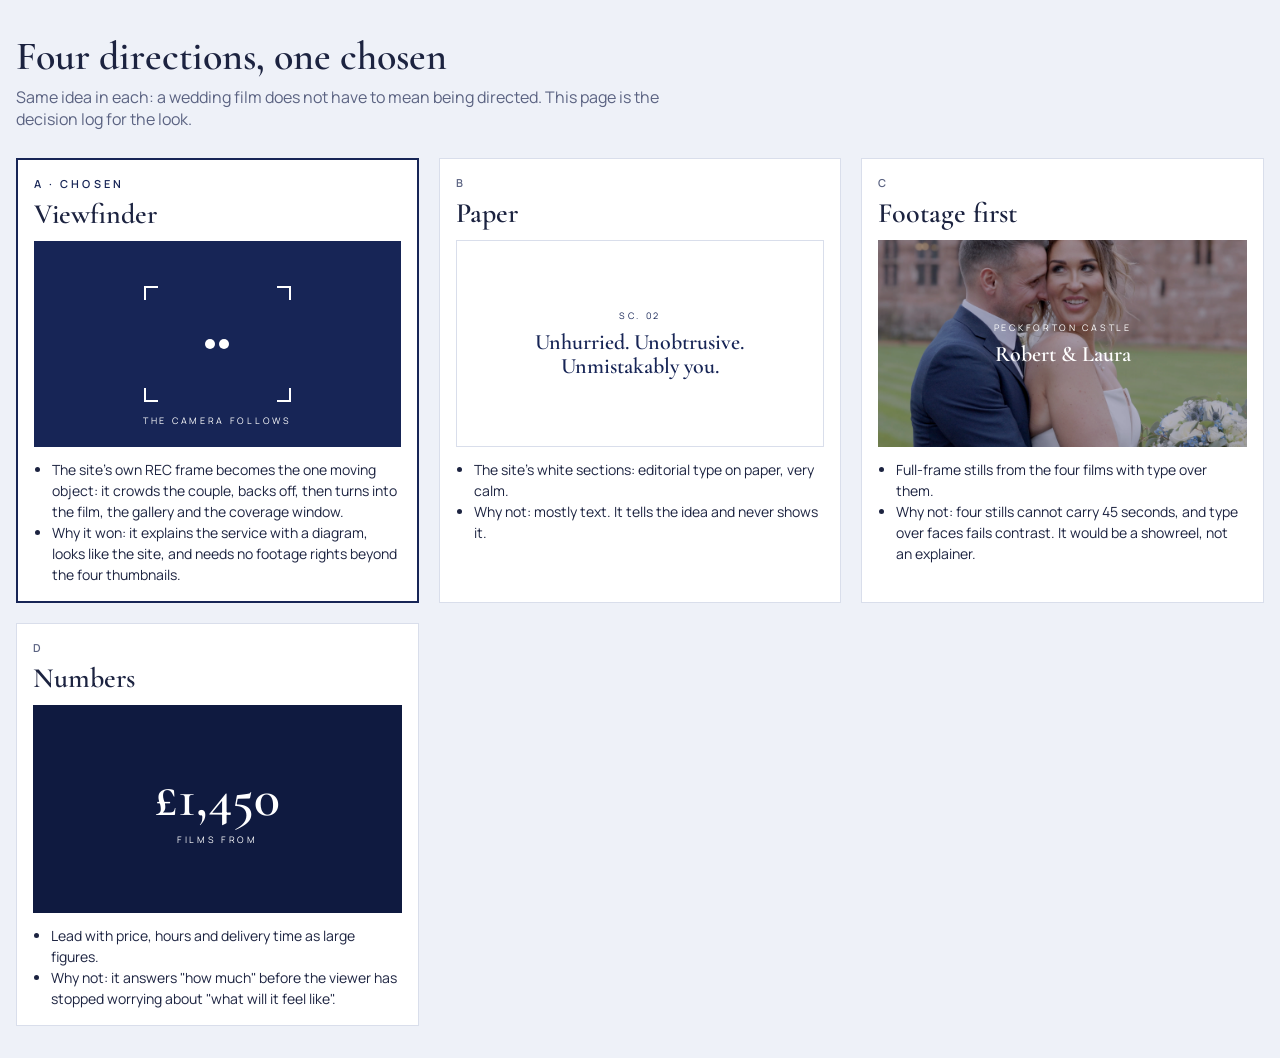
<file: eb-explainer/directions.html>
<!doctype html><html lang="en"><head><meta charset="utf-8"><meta name="viewport" content="width=device-width,initial-scale=1">
<title>EB explainer directions</title>
<style>
@font-face{font-family:Cormorant;src:url(brand/Cormorant-Semibold.woff2);font-weight:600}
@font-face{font-family:Manrope;src:url(brand/Manrope-Regular.woff2);font-weight:400}
@font-face{font-family:Manrope;src:url(brand/Manrope-Semibold.woff2);font-weight:600}
:root{--navy:#172556;--deep:#0f1a40;--mist:#eef1f8;--line:#d9deeb;--muted:#5b6382;--rec:#e04a4a}
*{box-sizing:border-box}body{margin:0;font-family:Manrope,sans-serif;background:var(--mist);color:#1c2340;padding:32px 16px}
h1{font-family:Cormorant,serif;font-size:40px;margin:0 0 6px}p.lead{max-width:70ch;color:var(--muted);margin:0 0 28px}
.grid{display:grid;grid-template-columns:repeat(auto-fit,minmax(300px,1fr));gap:20px}
.card{background:#fff;border:1px solid var(--line);padding:16px}
.card.win{border:2px solid var(--navy)}
.tag{font-size:11px;letter-spacing:.28em;font-weight:600;text-transform:uppercase;color:var(--muted)}
.win .tag{color:var(--navy)}
h2{font-family:Cormorant,serif;font-size:28px;margin:6px 0 10px}
.frame{aspect-ratio:16/9;position:relative;overflow:hidden;display:flex;flex-direction:column;align-items:center;justify-content:center;gap:8px;text-align:center}
.frame .h{font-family:Cormorant,serif;font-size:22px;line-height:1.1}
.frame .s{font-size:9px;letter-spacing:.3em}
ul{padding-left:18px;margin:12px 0 0;font-size:14px;line-height:1.5}
.a{background:var(--navy);color:#fff}
.a .br{position:absolute;inset:22% 30%;}
.a .br i{position:absolute;width:14px;height:14px;border:2px solid #fff}
.a .br i:nth-child(1){left:0;top:0;border-right:0;border-bottom:0}.a .br i:nth-child(2){right:0;top:0;border-left:0;border-bottom:0}
.a .br i:nth-child(3){left:0;bottom:0;border-right:0;border-top:0}.a .br i:nth-child(4){right:0;bottom:0;border-left:0;border-top:0}
.dots{display:flex;gap:4px}.dots b{width:10px;height:10px;border-radius:50%;background:currentColor}
.b{background:#fff;color:var(--navy);border:1px solid var(--line)}
.c{background:#000;color:#fff}.c img{position:absolute;inset:0;width:100%;height:100%;object-fit:cover;opacity:.75}.c .h,.c .s{position:relative}
.d{background:var(--deep);color:#fff}.d .big{font-family:Cormorant,serif;font-size:54px;line-height:1}
</style></head><body>
<h1>Four directions, one chosen</h1>
<p class="lead">Same idea in each: a wedding film does not have to mean being directed. This page is the decision log for the look.</p>
<div class="grid">
<div class="card win"><div class="tag">A · Chosen</div><h2>Viewfinder</h2>
<div class="frame a"><div class="br"><i></i><i></i><i></i><i></i></div><div class="dots"><b></b><b></b></div><div class="s" style="position:absolute;bottom:10%">THE CAMERA FOLLOWS</div></div>
<ul><li>The site's own REC frame becomes the one moving object: it crowds the couple, backs off, then turns into the film, the gallery and the coverage window.</li><li>Why it won: it explains the service with a diagram, looks like the site, and needs no footage rights beyond the four thumbnails.</li></ul></div>
<div class="card"><div class="tag">B</div><h2>Paper</h2>
<div class="frame b"><div class="s">SC. 02</div><div class="h">Unhurried. Unobtrusive.<br>Unmistakably you.</div></div>
<ul><li>The site's white sections: editorial type on paper, very calm.</li><li>Why not: mostly text. It tells the idea and never shows it.</li></ul></div>
<div class="card"><div class="tag">C</div><h2>Footage first</h2>
<div class="frame c"><img src="screens/film1.jpg" alt=""><div class="s">PECKFORTON CASTLE</div><div class="h">Robert &amp; Laura</div></div>
<ul><li>Full-frame stills from the four films with type over them.</li><li>Why not: four stills cannot carry 45 seconds, and type over faces fails contrast. It would be a showreel, not an explainer.</li></ul></div>
<div class="card"><div class="tag">D</div><h2>Numbers</h2>
<div class="frame d"><div class="big">£1,450</div><div class="s">FILMS FROM</div></div>
<ul><li>Lead with price, hours and delivery time as large figures.</li><li>Why not: it answers "how much" before the viewer has stopped worrying about "what will it feel like".</li></ul></div>
</div></body></html>
</file>
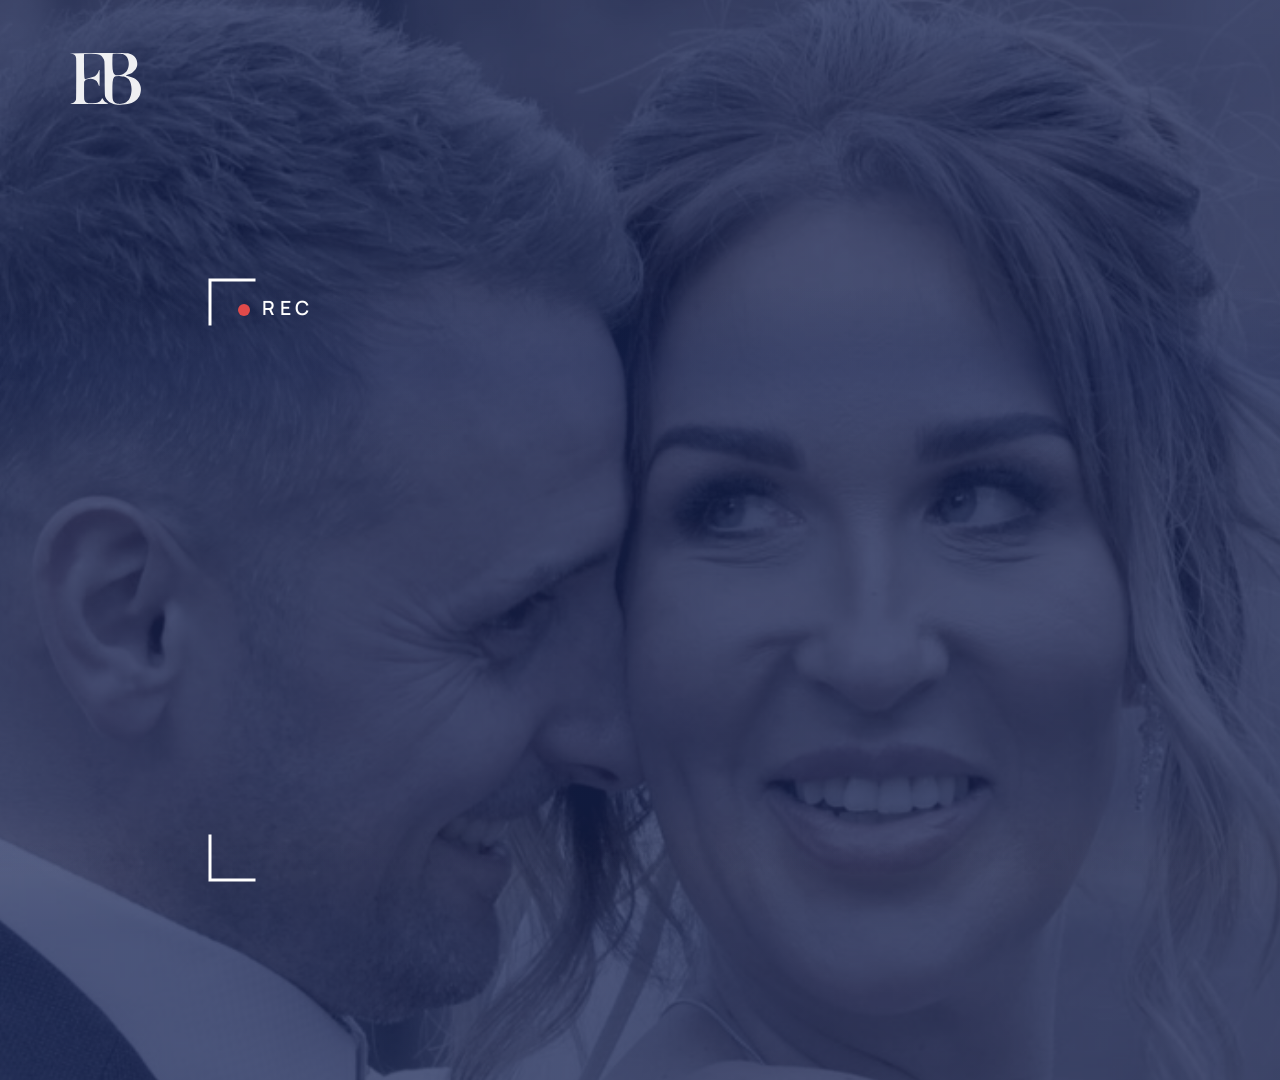
<file: eb-explainer/src/film.html>
<!doctype html>
<html lang="en">
<head>
<meta charset="utf-8">
<title>EB Wedding Videography explainer</title>
<style>
  html, body { margin: 0; background: #172556; overflow: hidden; }
  canvas { display: block; }
</style>
</head>
<body>
<canvas id="c"></canvas>
<script src="timeline.js"></script>
<script src="film.js"></script>
</body>
</html>
</file>
